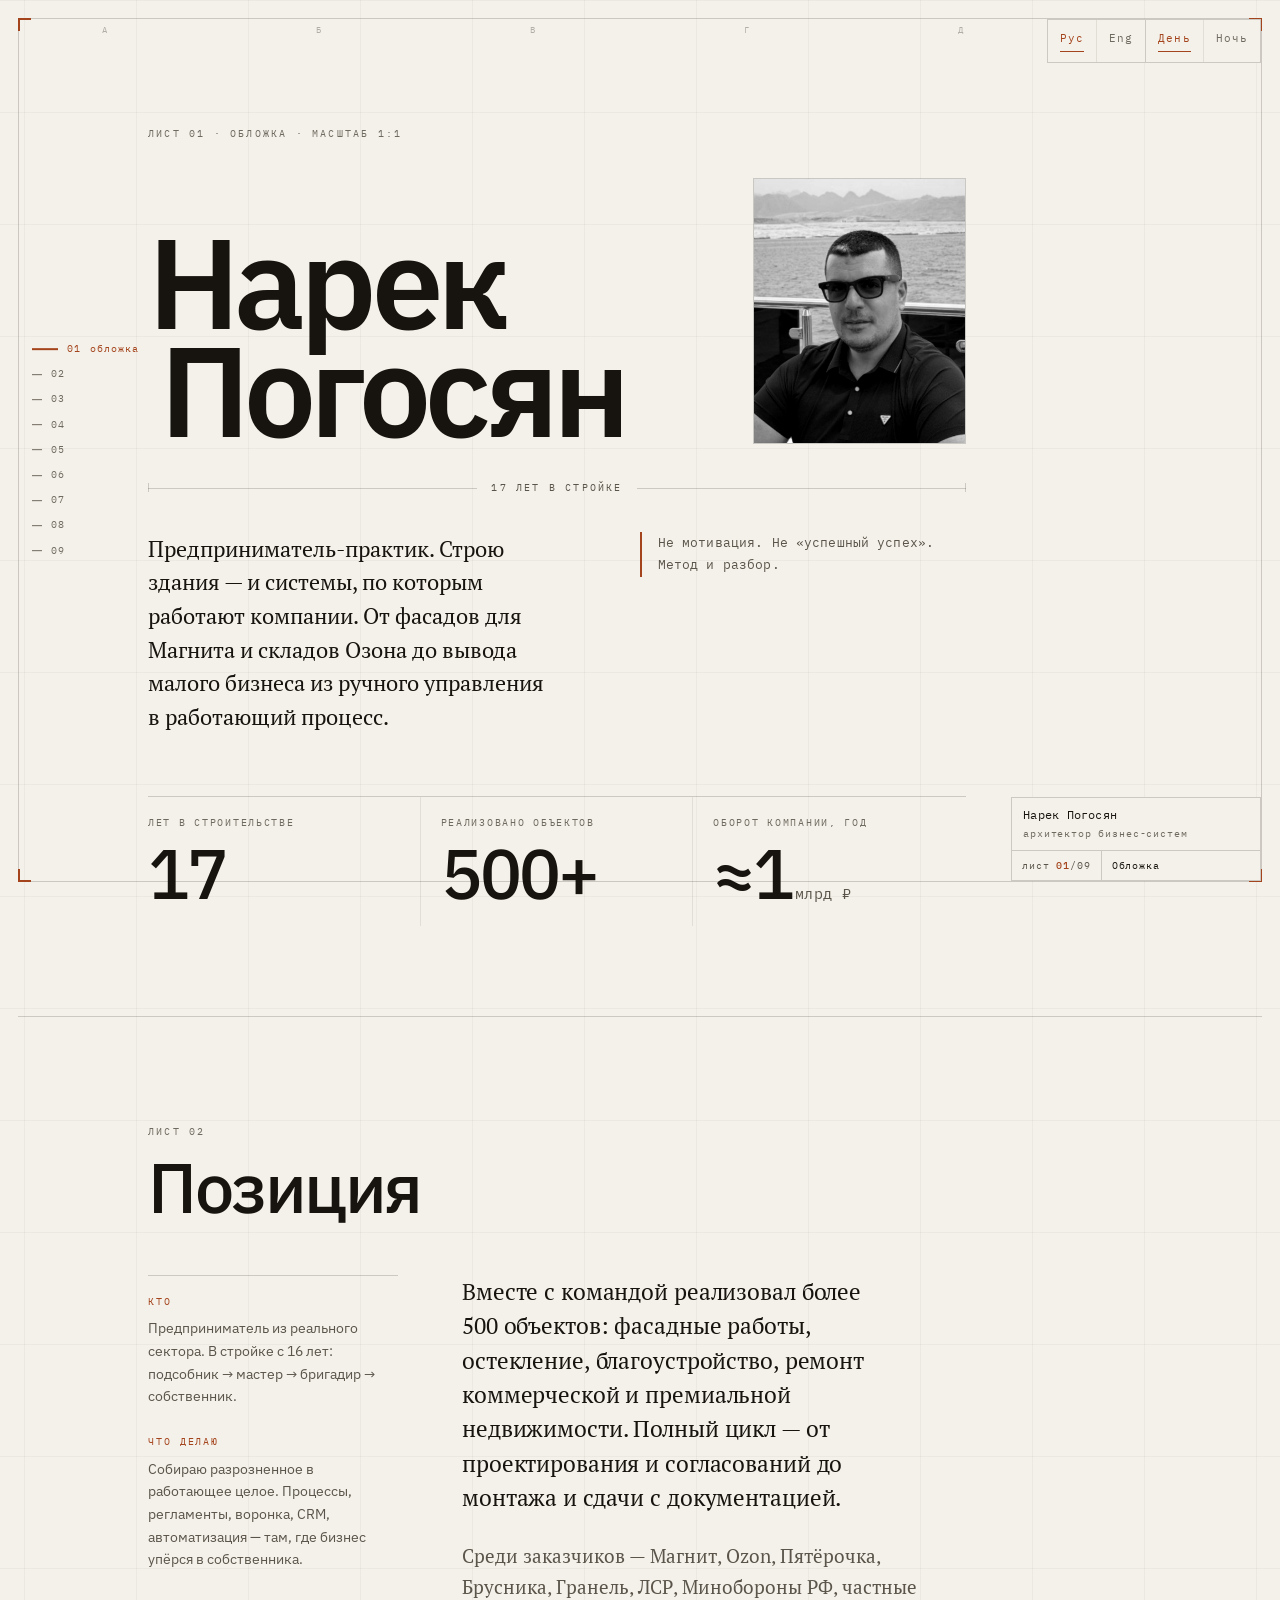
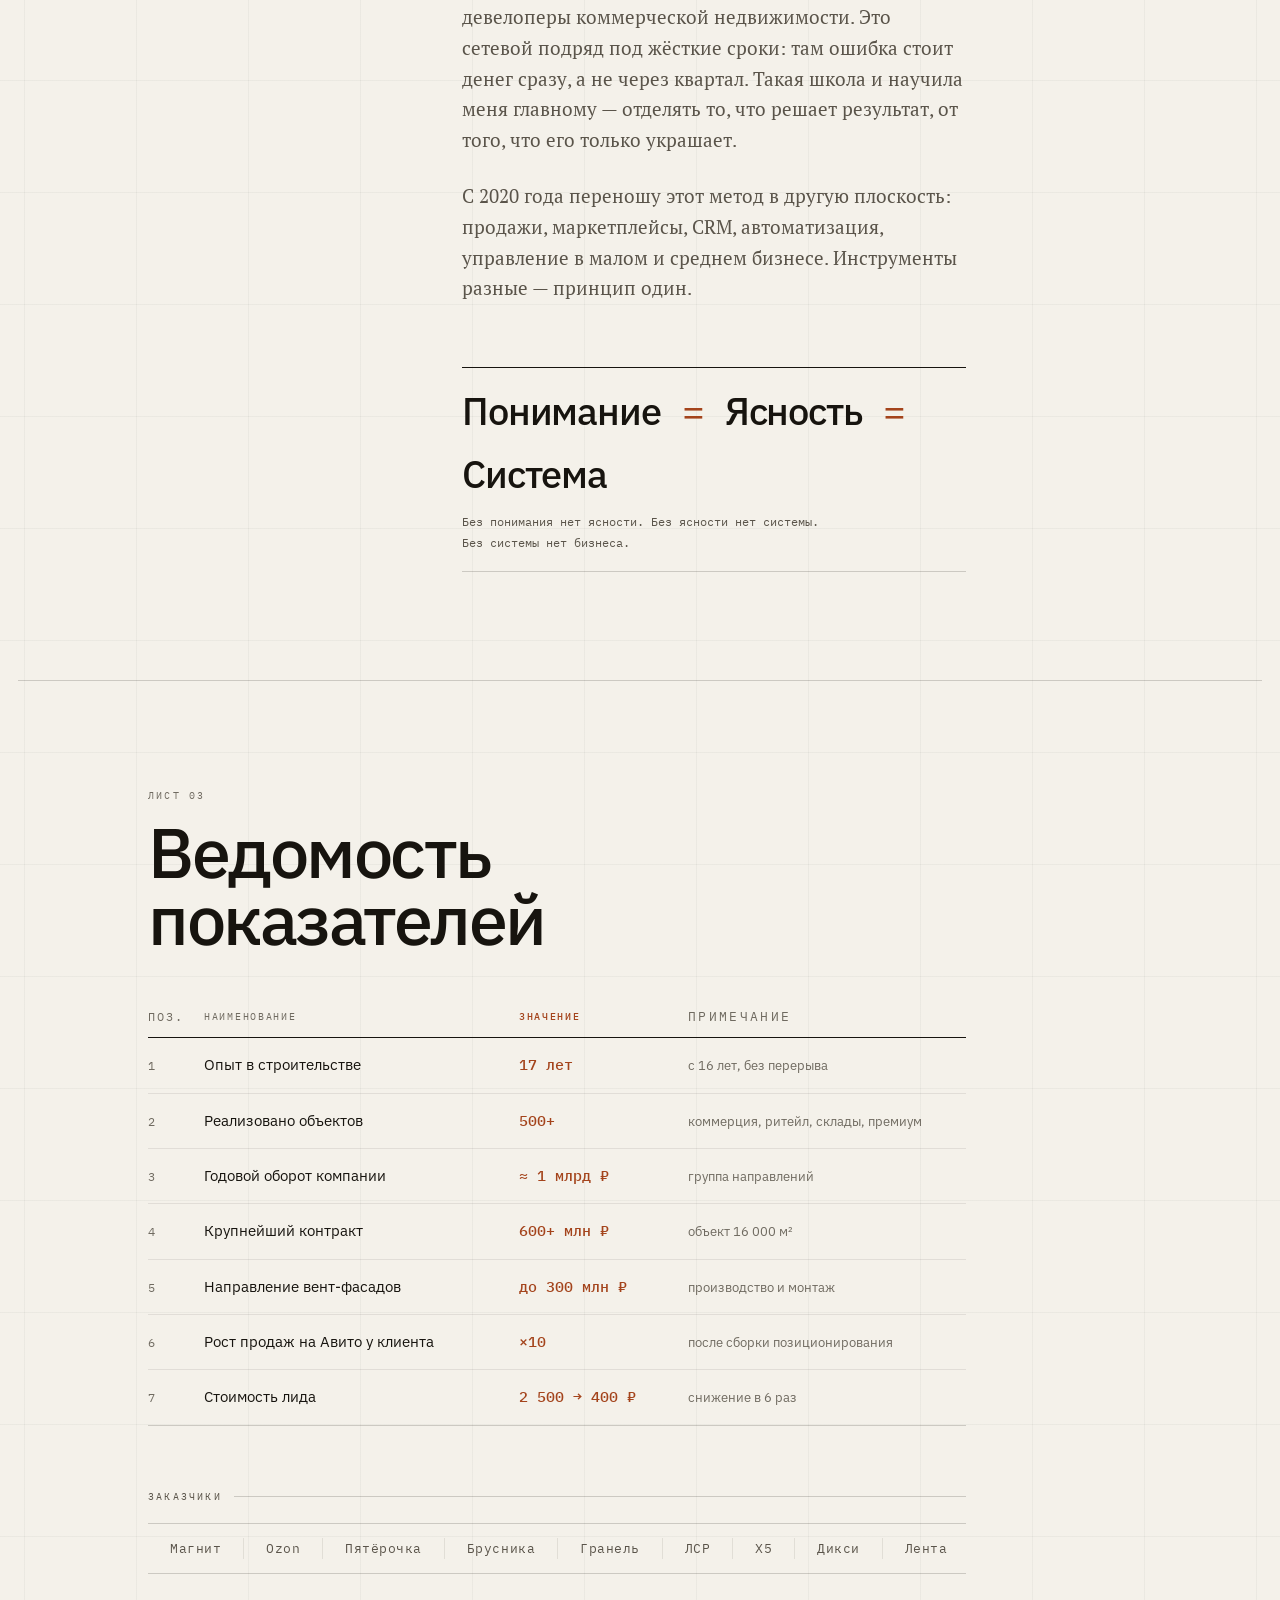
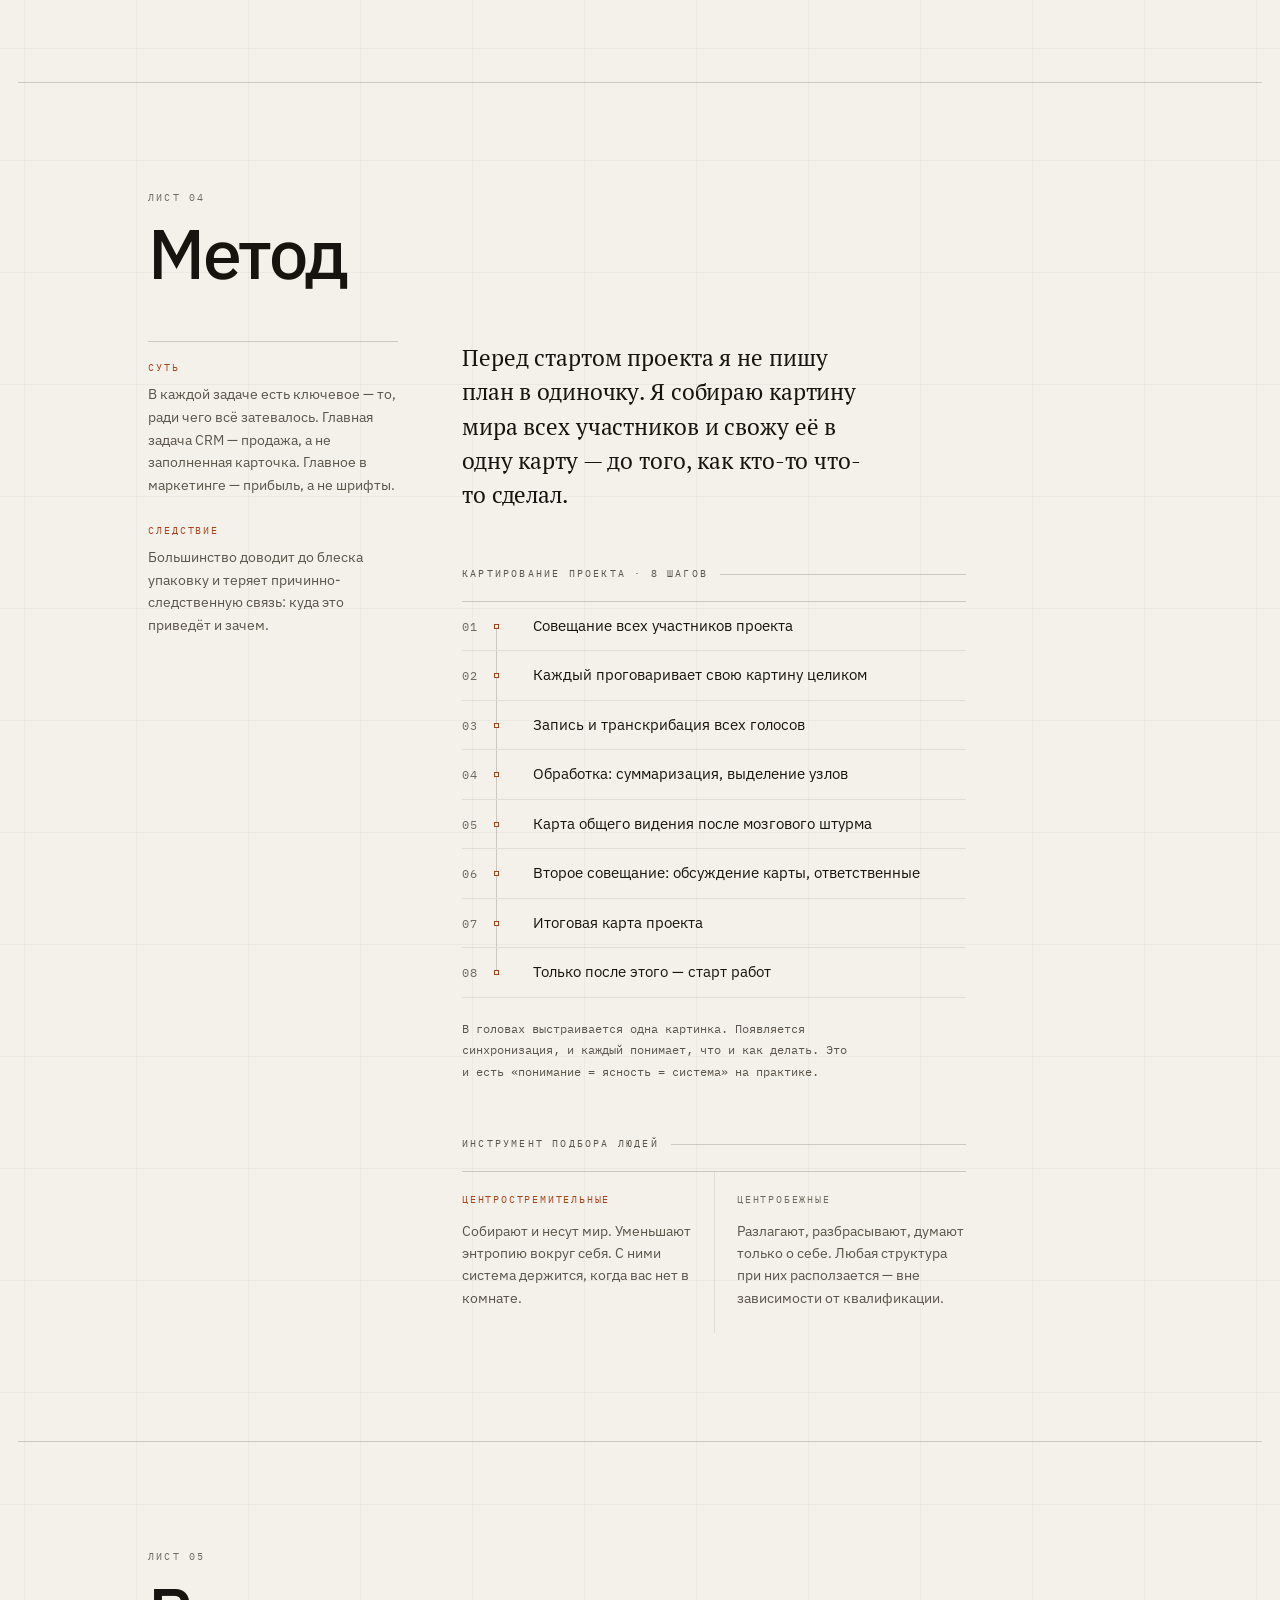
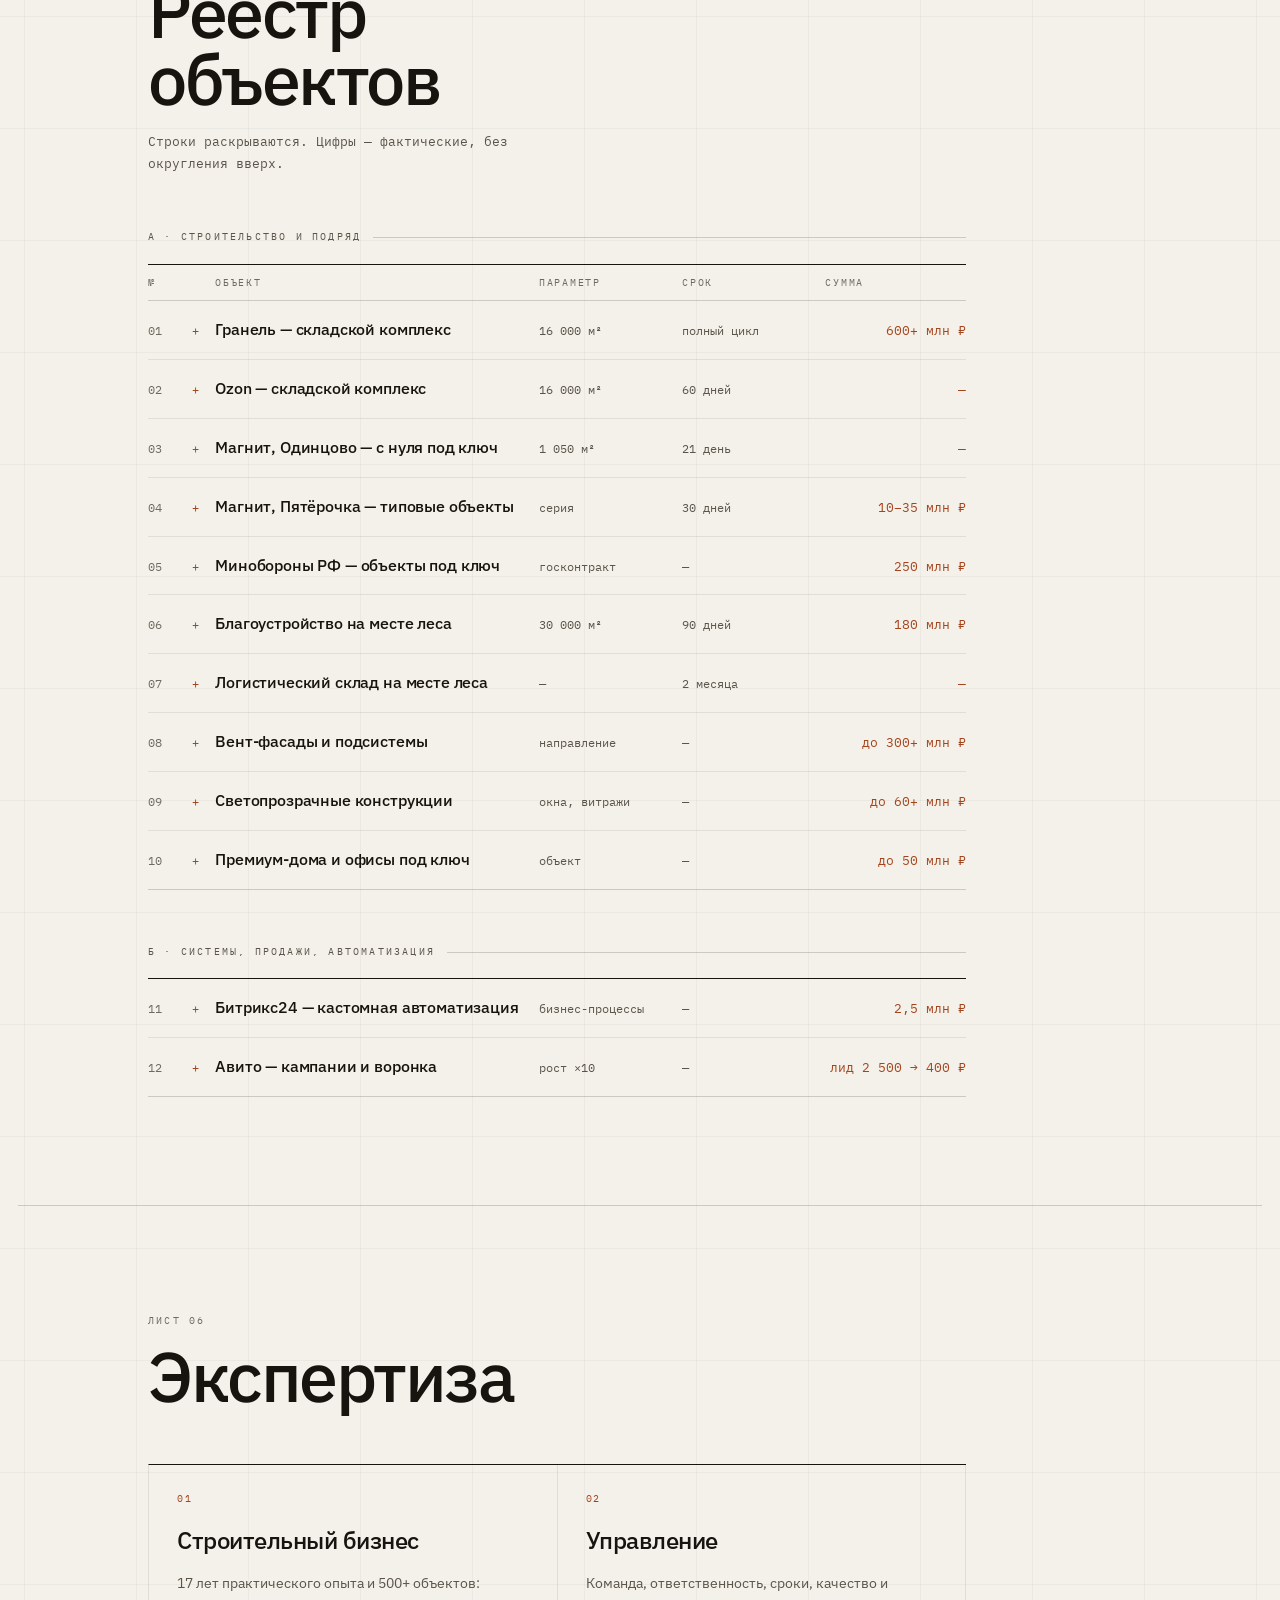
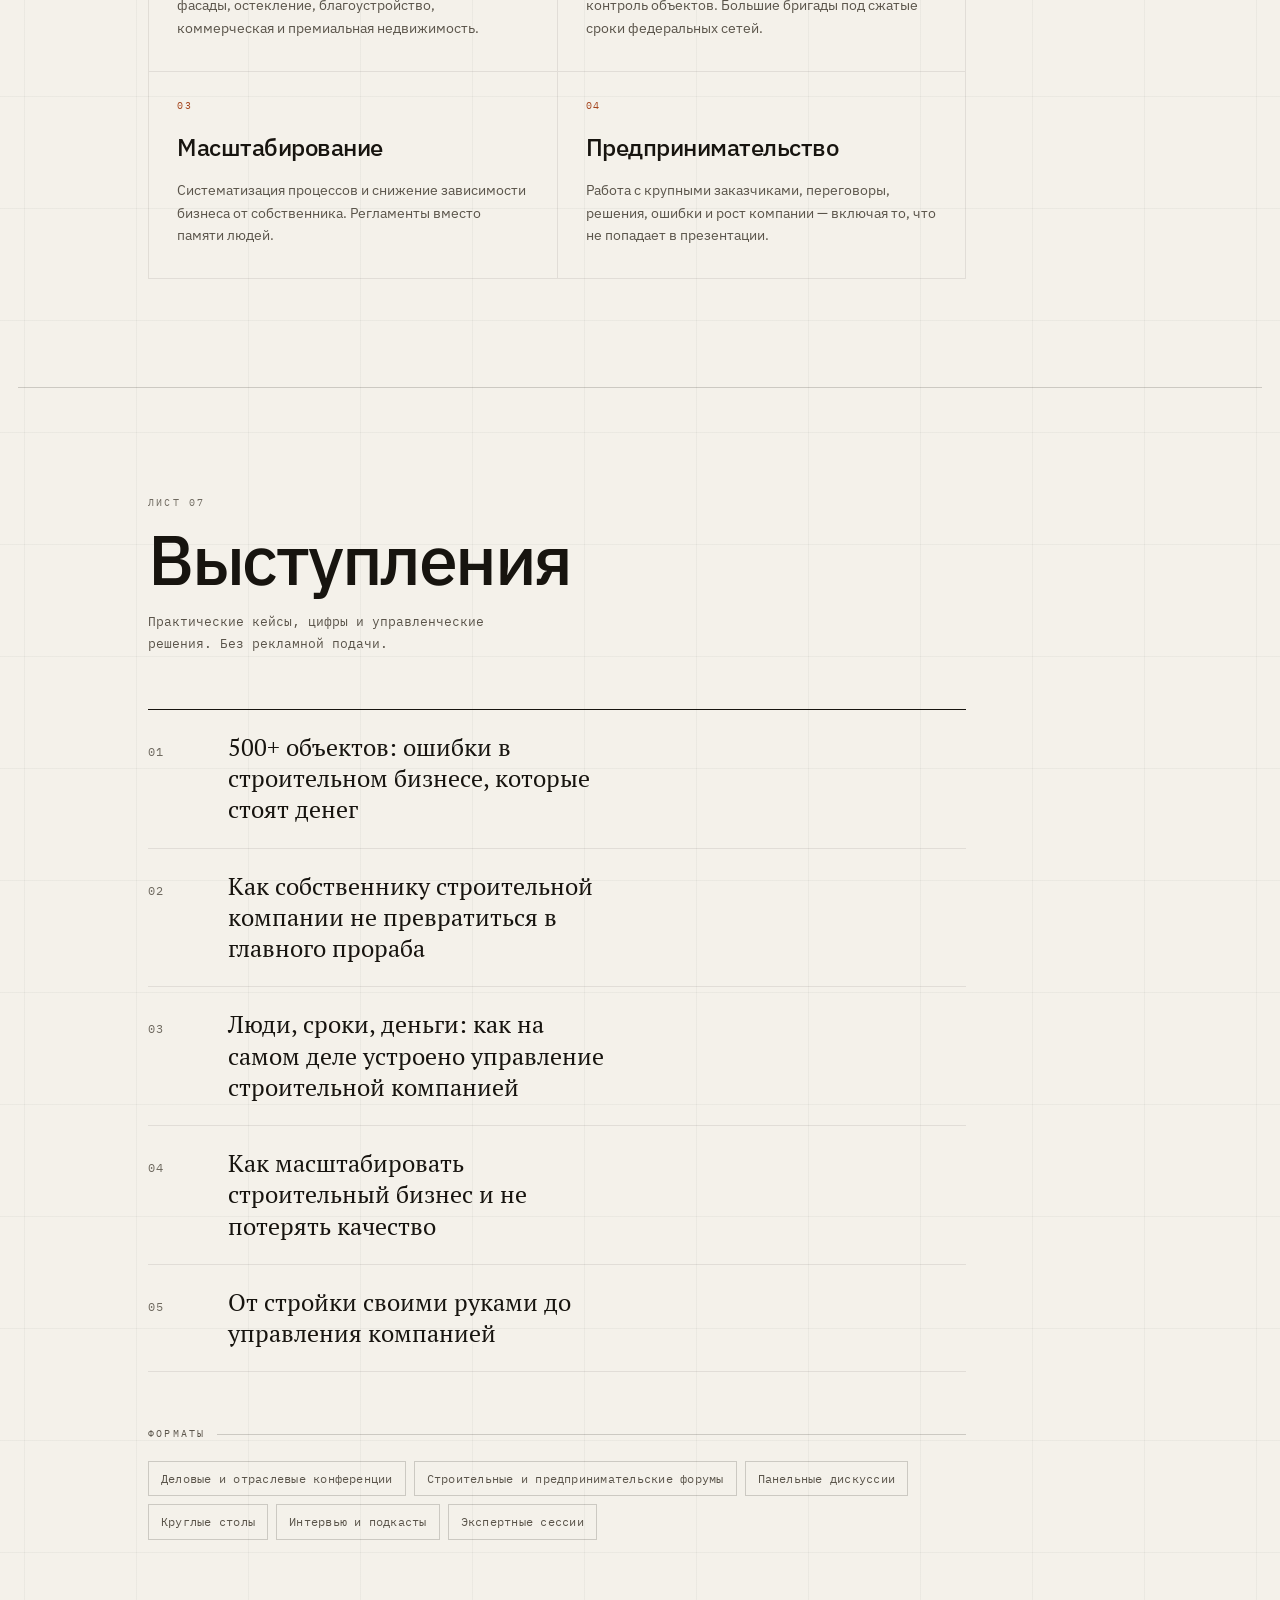
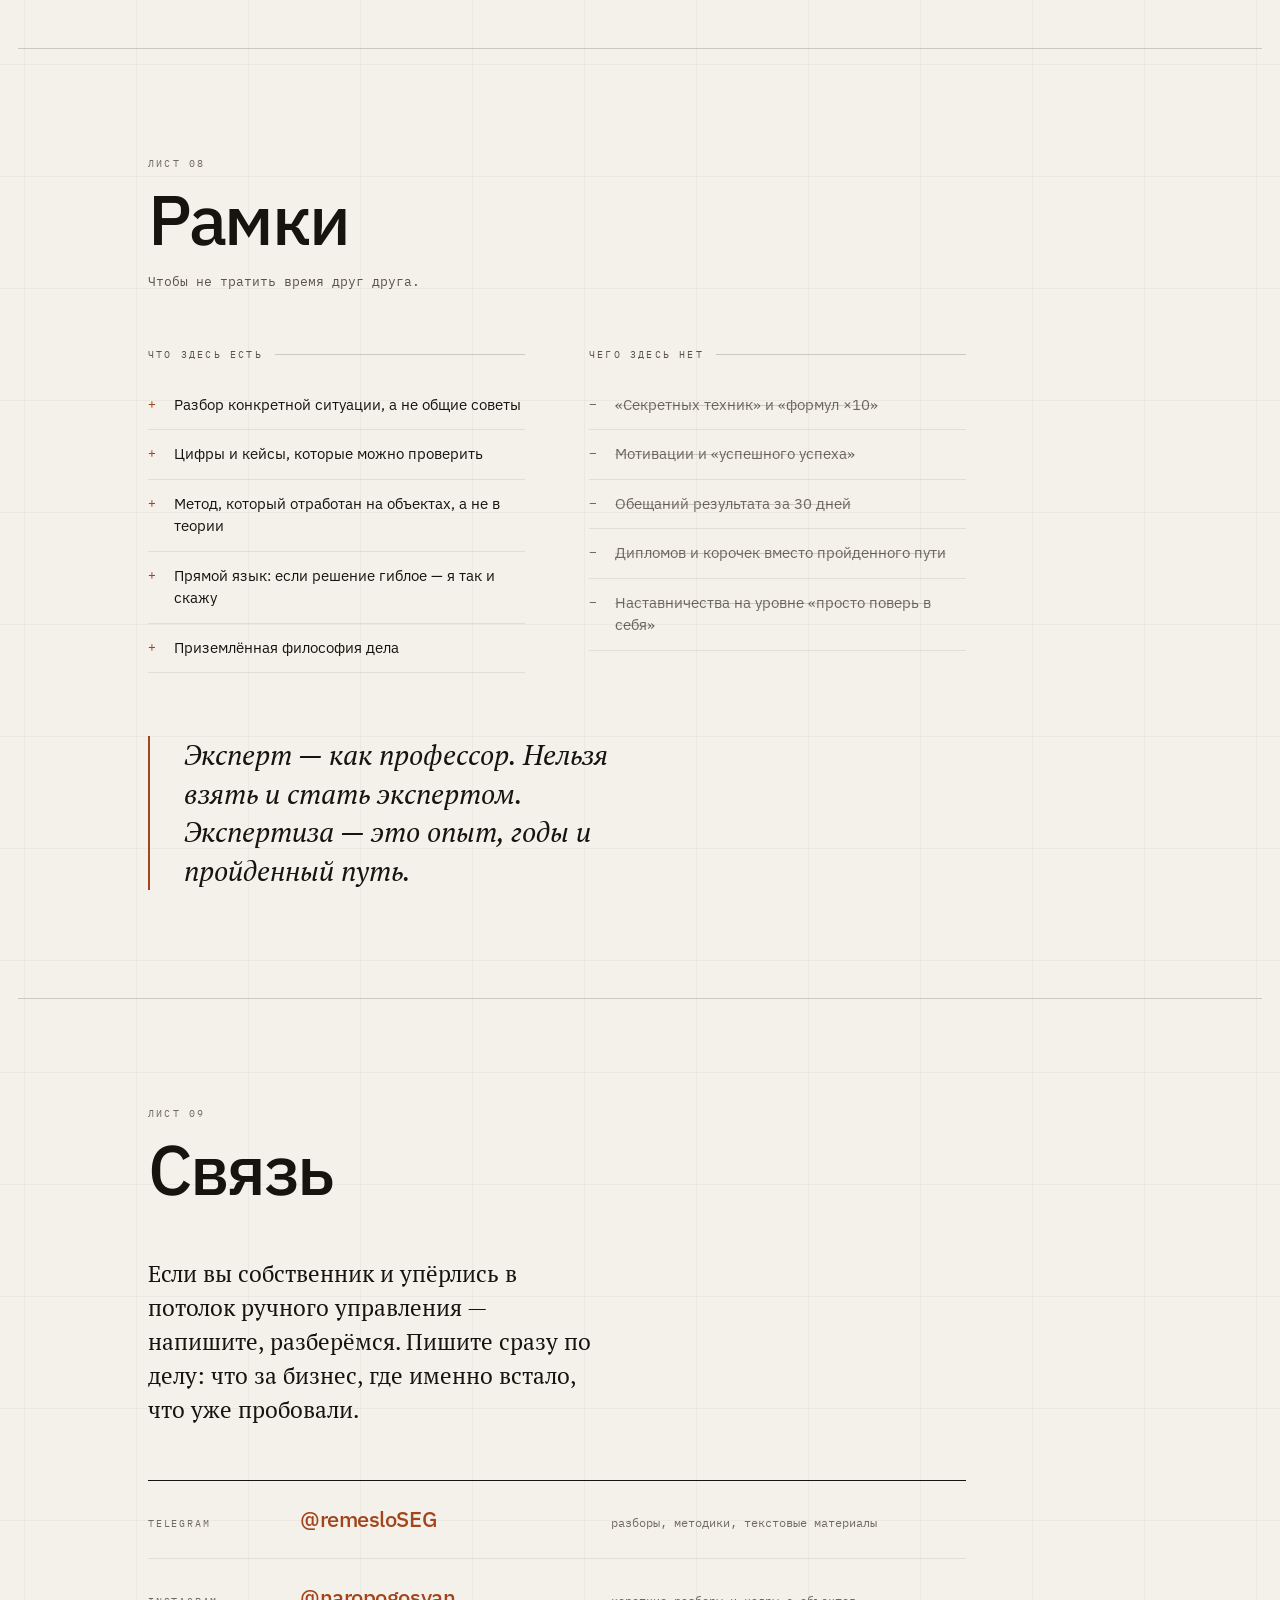
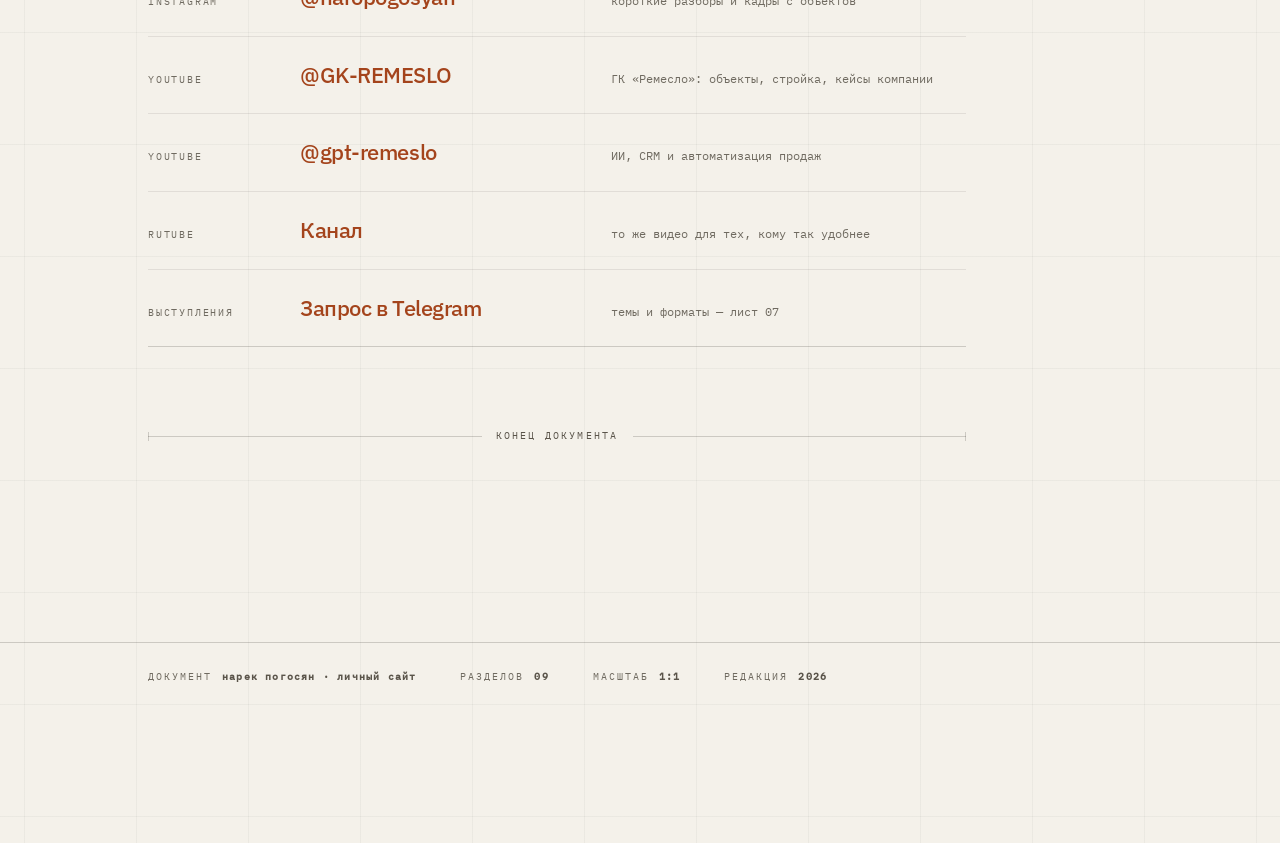
<file: public/index.html>
<!DOCTYPE html>
<html lang="ru">
<head>
<meta charset="utf-8">
<meta name="viewport" content="width=device-width, initial-scale=1, viewport-fit=cover">

<title>Нарек Погосян — предприниматель, архитектор бизнес-систем</title>
<meta name="description" content="17 лет в строительстве, 500+ объектов, оборот компании около миллиарда рублей. Заказчики: Магнит, Ozon, Пятёрочка, Брусника, ЛСР, Минобороны. Метод и разбор вместо мотивации.">

<!-- Адрес сайта пока не зафиксирован. Когда домен будет известен,
     раскомментируйте обе строки и подставьте его. Пустой canonical
     хуже отсутствующего, поэтому тут его нет.
<link rel="canonical" href="https://ДОМЕН/">
<meta property="og:url" content="https://ДОМЕН/">
-->
<meta name="theme-color" content="#f4f1ea" media="(prefers-color-scheme: light)">
<meta name="theme-color" content="#121110" media="(prefers-color-scheme: dark)">
<meta name="color-scheme" content="light dark">
<meta name="format-detection" content="telephone=no">

<meta property="og:type" content="profile">
<meta property="og:site_name" content="Нарек Погосян">
<meta property="og:title" content="Нарек Погосян — предприниматель, архитектор бизнес-систем">
<meta property="og:description" content="17 лет в стройке. 500+ объектов. От Магнитов и Озона до системных решений для малого и среднего бизнеса.">
<meta property="og:locale" content="ru_RU">
<meta name="twitter:card" content="summary">

<link rel="icon" href="data:image/svg+xml,%3Csvg xmlns='http://www.w3.org/2000/svg' viewBox='0 0 32 32'%3E%3Crect width='32' height='32' fill='%23121110'/%3E%3Cpath d='M7 25V7h3l12 13V7h3v18h-3L10 12v13z' fill='%23d2703f'/%3E%3C/svg%3E">

<!-- Тема и язык ставятся до первой отрисовки, иначе страница мигнёт чужим
     цветом. Без этого скрипта разметка остаётся нейтральной, и тему берёт
     на себя медиазапрос prefers-color-scheme — сайт работает и без JS. -->
<script>
(function () {
  var d = document.documentElement;
  try {
    var t = localStorage.getItem('np-theme');
    if (t === 'light' || t === 'dark') d.setAttribute('data-theme', t);
  } catch (e) {}
  try {
    var q = new URLSearchParams(location.search).get('lang');
    var l = q || localStorage.getItem('np-lang');
    if (l === 'en') { d.lang = 'en'; d.setAttribute('data-lang', 'en'); }
  } catch (e) {}
}());
</script>

<link rel="preload" href="fonts/plex-sans-400-600-normal-cyrillic.woff2" as="font" type="font/woff2" crossorigin>
<link rel="preload" href="fonts/pt-serif-400-normal-cyrillic.woff2" as="font" type="font/woff2" crossorigin>
<link rel="preload" href="fonts/plex-mono-400-normal-cyrillic.woff2" as="font" type="font/woff2" crossorigin>
<link rel="stylesheet" href="css/fonts.css">
<link rel="stylesheet" href="css/style.css">
</head>

<body>
<a class="skip" href="#s01" data-i18n="skip">К содержанию</a>

<!-- Рамка листа: поля, угловые засечки и координатная сетка по краям -->
<div class="sheet-frame" aria-hidden="true">
  <div class="sf-border"></div>
  <b class="sf-corner tl"></b><b class="sf-corner tr"></b>
  <b class="sf-corner bl"></b><b class="sf-corner br"></b>
  <div class="sf-coords sf-cols" id="sfCols"><i>А</i><i>Б</i><i>В</i><i>Г</i><i>Д</i><i>Е</i></div>
  <div class="sf-coords sf-rows"><i>1</i><i>2</i><i>3</i><i>4</i></div>
</div>

<!-- Блок управления: язык и тема. Наверху справа, как поле примечаний
     на чертеже. Работает только при включённом JS, поэтому и вставляется
     скриптом — иначе висели бы мёртвые кнопки. -->
<div class="ctl" id="ctl" hidden>
  <div class="ctl-set" role="group" aria-label="Язык / Language">
    <button type="button" class="ctl-b" data-lang-set="ru" aria-pressed="true">Рус</button>
    <button type="button" class="ctl-b" data-lang-set="en" aria-pressed="false">Eng</button>
  </div>
  <div class="ctl-set" role="group" data-i18n-aria="ctl.theme" aria-label="Тема оформления">
    <button type="button" class="ctl-b" data-theme-set="light" aria-pressed="true" data-i18n="ctl.light">День</button>
    <button type="button" class="ctl-b" data-theme-set="dark" aria-pressed="false" data-i18n="ctl.dark">Ночь</button>
  </div>
</div>

<!-- Корешок с номерами листов -->
<nav class="rail" data-i18n-aria="rail.label" aria-label="Разделы">
  <ol>
    <li><a href="#s01" data-rail="01"><b>01</b><span data-i18n="s01.name">Обложка</span></a></li>
    <li><a href="#s02" data-rail="02"><b>02</b><span data-i18n="s02.name">Позиция</span></a></li>
    <li><a href="#s03" data-rail="03"><b>03</b><span data-i18n="s03.name">Ведомость</span></a></li>
    <li><a href="#s04" data-rail="04"><b>04</b><span data-i18n="s04.name">Метод</span></a></li>
    <li><a href="#s05" data-rail="05"><b>05</b><span data-i18n="s05.name">Реестр объектов</span></a></li>
    <li><a href="#s06" data-rail="06"><b>06</b><span data-i18n="s06.name">Экспертиза</span></a></li>
    <li><a href="#s07" data-rail="07"><b>07</b><span data-i18n="s07.name">Выступления</span></a></li>
    <li><a href="#s08" data-rail="08"><b>08</b><span data-i18n="s08.name">Рамки</span></a></li>
    <li><a href="#s09" data-rail="09"><b>09</b><span data-i18n="s09.name">Связь</span></a></li>
  </ol>
</nav>

<!-- Штамп -->
<div class="stamp">
  <div class="st-row st-name">
    <span class="st-who" data-i18n="who">Нарек Погосян</span>
    <span class="st-role" data-i18n="role">архитектор бизнес-систем</span>
  </div>
  <div class="st-row st-meta">
    <span class="st-sheet"><span data-i18n="sheet">лист</span> <b id="stampNum">01</b>/09</span>
    <span class="st-title" id="stampTitle">Обложка</span>
  </div>
</div>

<main>

<!-- ═══ 01 ═══════════════════════════════════════════ -->
<section id="s01" class="sec sec-cover" data-num="01" data-title-key="s01.name">
  <div class="wrap">
    <p class="tag" data-i18n="s01.tag">Лист 01 · Обложка · масштаб 1:1</p>

    <div class="cover-top">
      <h1 class="name">
        <span data-i18n="first">Нарек</span>
        <span data-i18n="last">Погосян</span>
      </h1>

      <figure class="portrait">
        <img src="img/portret.jpg" data-i18n-alt="who" alt="Нарек Погосян" width="760" height="950"
             fetchpriority="high" decoding="async">
      </figure>
    </div>

    <div class="dim" role="presentation"><span data-i18n="s01.dim">17 лет в стройке</span></div>

    <div class="cover-grid">
      <p class="lede" data-i18n="s01.lede">
        Предприниматель-практик. Строю здания — и системы,
        по которым работают компании. От фасадов для Магнита
        и складов Озона до вывода малого бизнеса из ручного
        управления в работающий процесс.
      </p>
      <p class="lede-note" data-i18n-html="s01.note">
        Не мотивация. Не «успешный успех».<br>
        Метод и разбор.
      </p>
    </div>

    <dl class="facts">
      <div><dt data-i18n="s01.f1">Лет в строительстве</dt><dd><b>17</b></dd></div>
      <div><dt data-i18n="s01.f2">Реализовано объектов</dt><dd><b>500+</b></dd></div>
      <div><dt data-i18n="s01.f3">Оборот компании, год</dt><dd><b>≈1</b><i data-i18n="unit.bn">млрд&nbsp;₽</i></dd></div>
    </dl>
  </div>
</section>

<!-- ═══ 02 ═══════════════════════════════════════════ -->
<section id="s02" class="sec" data-num="02" data-title-key="s02.name">
  <div class="wrap">
    <header class="sec-head">
      <p class="tag"><span data-i18n="sheet.c">Лист</span> 02</p>
      <h2 data-i18n="s02.name">Позиция</h2>
    </header>

    <div class="two-col">
      <div class="col-side">
        <p class="side-label" data-i18n="s02.l1">Кто</p>
        <p class="side-note" data-i18n="s02.n1">
          Предприниматель из реального сектора.
          В стройке с 16 лет: подсобник → мастер →
          бригадир → собственник.
        </p>
        <p class="side-label" data-i18n="s02.l2">Что делаю</p>
        <p class="side-note" data-i18n="s02.n2">
          Собираю разрозненное в работающее целое.
          Процессы, регламенты, воронка, CRM,
          автоматизация — там, где бизнес упёрся
          в собственника.
        </p>
      </div>

      <div class="col-main">
        <p class="prose-lead" data-i18n="s02.p1">
          Вместе с командой реализовал более 500 объектов: фасадные работы,
          остекление, благоустройство, ремонт коммерческой и премиальной
          недвижимости. Полный цикл — от проектирования и согласований
          до монтажа и сдачи с документацией.
        </p>
        <p class="prose" data-i18n="s02.p2">
          Среди заказчиков — Магнит, Ozon, Пятёрочка, Брусника, Гранель, ЛСР,
          Минобороны РФ, частные девелоперы коммерческой недвижимости.
          Это сетевой подряд под жёсткие сроки: там ошибка стоит денег сразу,
          а не через квартал. Такая школа и научила меня главному —
          отделять то, что решает результат, от того, что его только украшает.
        </p>
        <p class="prose" data-i18n="s02.p3">
          С 2020 года переношу этот метод в другую плоскость: продажи,
          маркетплейсы, CRM, автоматизация, управление в малом и среднем
          бизнесе. Инструменты разные — принцип один.
        </p>

        <!-- Кадр с объекта. Положите файл в img/ и раскомментируйте:
        <figure class="shot">
          <img src="img/obj.jpg" alt="Объект в работе" width="1200" height="1500" loading="lazy" decoding="async">
          <figcaption>Подпись: объект, город, год</figcaption>
        </figure>
        -->

        <figure class="formula">
          <div class="fx">
            <span data-i18n="fx1">Понимание</span><em>=</em><span data-i18n="fx2">Ясность</span><em>=</em><span data-i18n="fx3">Система</span>
          </div>
          <figcaption data-i18n="s02.fxc">Без понимания нет ясности. Без ясности нет системы. Без системы нет бизнеса.</figcaption>
        </figure>
      </div>
    </div>
  </div>
</section>

<!-- ═══ 03 ═══════════════════════════════════════════ -->
<section id="s03" class="sec" data-num="03" data-title-key="s03.name">
  <div class="wrap">
    <header class="sec-head">
      <p class="tag"><span data-i18n="sheet.c">Лист</span> 03</p>
      <h2 data-i18n-html="s03.h">Ведомость<br>показателей</h2>
    </header>

    <table class="ved">
      <caption class="vis-hidden" data-i18n="s03.cap">Ключевые показатели практики</caption>
      <thead>
        <tr>
          <th scope="col" class="c-pos" data-i18n="th.pos">Поз.</th>
          <th scope="col" data-i18n="th.item">Наименование</th>
          <th scope="col" class="c-val" data-i18n="th.val">Значение</th>
          <th scope="col" class="c-note" data-i18n="th.note">Примечание</th>
        </tr>
      </thead>
      <tbody>
        <tr><td class="c-pos">1</td><td data-i18n="v1">Опыт в строительстве</td><td class="c-val" data-i18n="v1v">17 лет</td><td class="c-note" data-i18n="v1n">с 16 лет, без перерыва</td></tr>
        <tr><td class="c-pos">2</td><td data-i18n="v2">Реализовано объектов</td><td class="c-val">500+</td><td class="c-note" data-i18n="v2n">коммерция, ритейл, склады, премиум</td></tr>
        <tr><td class="c-pos">3</td><td data-i18n="v3">Годовой оборот компании</td><td class="c-val" data-i18n="v3v">≈ 1 млрд ₽</td><td class="c-note" data-i18n="v3n">группа направлений</td></tr>
        <tr><td class="c-pos">4</td><td data-i18n="v4">Крупнейший контракт</td><td class="c-val" data-i18n="v4v">600+ млн ₽</td><td class="c-note" data-i18n="v4n">объект 16 000 м²</td></tr>
        <tr><td class="c-pos">5</td><td data-i18n="v5">Направление вент-фасадов</td><td class="c-val" data-i18n="v5v">до 300 млн ₽</td><td class="c-note" data-i18n="v5n">производство и монтаж</td></tr>
        <tr><td class="c-pos">6</td><td data-i18n="v6">Рост продаж на Авито у клиента</td><td class="c-val">×10</td><td class="c-note" data-i18n="v6n">после сборки позиционирования</td></tr>
        <tr><td class="c-pos">7</td><td data-i18n="v7">Стоимость лида</td><td class="c-val">2 500 → 400 ₽</td><td class="c-note" data-i18n="v7n">снижение в 6 раз</td></tr>
      </tbody>
    </table>

    <div class="ticker" data-i18n-aria="s03.clients" aria-label="Заказчики">
      <p class="tag tag-inline" data-i18n="s03.clients">Заказчики</p>
      <div class="tick-view">
        <div class="tick-row">
          <span data-i18n="br.magnit">Магнит</span><span>Ozon</span><span data-i18n="br.pyat">Пятёрочка</span><span data-i18n="br.brus">Брусника</span><span data-i18n="br.granel">Гранель</span><span data-i18n="br.lsr">ЛСР</span><span>X5</span><span data-i18n="br.dixy">Дикси</span><span data-i18n="br.lenta">Лента</span><span data-i18n="br.da">ДА!</span><span data-i18n="mod">Минобороны&nbsp;РФ</span><span data-i18n="devs">частные девелоперы</span>
          <span aria-hidden="true" data-i18n="br.magnit">Магнит</span><span aria-hidden="true">Ozon</span><span aria-hidden="true" data-i18n="br.pyat">Пятёрочка</span><span aria-hidden="true" data-i18n="br.brus">Брусника</span><span aria-hidden="true" data-i18n="br.granel">Гранель</span><span aria-hidden="true" data-i18n="br.lsr">ЛСР</span><span aria-hidden="true">X5</span><span aria-hidden="true" data-i18n="br.dixy">Дикси</span><span aria-hidden="true" data-i18n="br.lenta">Лента</span><span aria-hidden="true" data-i18n="br.da">ДА!</span><span aria-hidden="true" data-i18n="mod">Минобороны&nbsp;РФ</span><span aria-hidden="true" data-i18n="devs">частные девелоперы</span>
        </div>
      </div>
    </div>
  </div>
</section>

<!-- ═══ 04 ═══════════════════════════════════════════ -->
<section id="s04" class="sec" data-num="04" data-title-key="s04.name">
  <div class="wrap">
    <header class="sec-head">
      <p class="tag"><span data-i18n="sheet.c">Лист</span> 04</p>
      <h2 data-i18n="s04.name">Метод</h2>
    </header>

    <div class="two-col">
      <div class="col-side">
        <p class="side-label" data-i18n="s04.l1">Суть</p>
        <p class="side-note" data-i18n="s04.n1">
          В каждой задаче есть ключевое — то, ради чего
          всё затевалось. Главная задача CRM — продажа,
          а не заполненная карточка. Главное в маркетинге —
          прибыль, а не шрифты.
        </p>
        <p class="side-label" data-i18n="s04.l2">Следствие</p>
        <p class="side-note" data-i18n="s04.n2">
          Большинство доводит до блеска упаковку и теряет
          причинно-следственную связь: куда это приведёт
          и зачем.
        </p>
      </div>

      <div class="col-main">
        <p class="prose-lead" data-i18n="s04.p1">
          Перед стартом проекта я не пишу план в одиночку. Я собираю картину
          мира всех участников и свожу её в одну карту — до того, как кто-то
          что-то сделал.
        </p>

        <p class="tag tag-inline mt" data-i18n="s04.steps">Картирование проекта · 8 шагов</p>
        <ol class="steps">
          <li><b>01</b><span data-i18n="st1">Совещание всех участников проекта</span></li>
          <li><b>02</b><span data-i18n="st2">Каждый проговаривает свою картину целиком</span></li>
          <li><b>03</b><span data-i18n="st3">Запись и транскрибация всех голосов</span></li>
          <li><b>04</b><span data-i18n="st4">Обработка: суммаризация, выделение узлов</span></li>
          <li><b>05</b><span data-i18n="st5">Карта общего видения после мозгового штурма</span></li>
          <li><b>06</b><span data-i18n="st6">Второе совещание: обсуждение карты, ответственные</span></li>
          <li><b>07</b><span data-i18n="st7">Итоговая карта проекта</span></li>
          <li><b>08</b><span data-i18n="st8">Только после этого — старт работ</span></li>
        </ol>
        <p class="steps-note" data-i18n="s04.sn">
          В головах выстраивается одна картинка. Появляется синхронизация,
          и каждый понимает, что и как делать. Это и есть «понимание = ясность =
          система» на практике.
        </p>

        <p class="tag tag-inline mt" data-i18n="s04.people">Инструмент подбора людей</p>
        <div class="vs">
          <div class="vs-col vs-plus">
            <p class="vs-h" data-i18n="s04.in">Центростремительные</p>
            <p data-i18n="s04.inp">Собирают и несут мир. Уменьшают энтропию вокруг себя. С ними система держится, когда вас нет в комнате.</p>
          </div>
          <div class="vs-col vs-minus">
            <p class="vs-h" data-i18n="s04.out">Центробежные</p>
            <p data-i18n="s04.outp">Разлагают, разбрасывают, думают только о себе. Любая структура при них расползается — вне зависимости от квалификации.</p>
          </div>
        </div>
      </div>
    </div>
  </div>
</section>

<!-- ═══ 05 ═══════════════════════════════════════════ -->
<section id="s05" class="sec" data-num="05" data-title-key="s05.name">
  <div class="wrap">
    <header class="sec-head">
      <p class="tag"><span data-i18n="sheet.c">Лист</span> 05</p>
      <h2 data-i18n-html="s05.h">Реестр<br>объектов</h2>
      <p class="sec-sub" data-i18n="s05.sub">Строки раскрываются. Цифры — фактические, без округления вверх.</p>
    </header>

    <p class="tag tag-inline" data-i18n="s05.ga">А · Строительство и подряд</p>
    <div class="reg" id="reg1">
      <div class="reg-head" aria-hidden="true">
        <span class="r-n">№</span><span class="r-o" data-i18n="th.obj">Объект</span><span class="r-p" data-i18n="th.par">Параметр</span><span class="r-t" data-i18n="th.time">Срок</span><span class="r-s" data-i18n="th.sum">Сумма</span>
      </div>

      <details class="reg-row">
        <summary><span class="r-n">01</span><span class="r-o" data-i18n="o1">Гранель — складской комплекс</span><span class="r-p">16 000 м²</span><span class="r-t" data-i18n="o1t">полный цикл</span><span class="r-s" data-i18n="o1s">600+ млн ₽</span></summary>
        <div class="reg-body"><p data-i18n="o1d">Крупнейший контракт в практике. Полный цикл: от проектирования и согласований до монтажа и сдачи с исполнительной документацией.</p></div>
      </details>

      <details class="reg-row">
        <summary><span class="r-n">02</span><span class="r-o" data-i18n="o2">Ozon — складской комплекс</span><span class="r-p">16 000 м²</span><span class="r-t" data-i18n="o2t">60 дней</span><span class="r-s is-empty">—</span></summary>
        <div class="reg-body"><p data-i18n="o2d">Зима. Готового проекта на старте нет. 120 человек в две смены. Проектные решения принимались параллельно с производством работ.</p></div>
      </details>

      <details class="reg-row">
        <summary><span class="r-n">03</span><span class="r-o" data-i18n="o3">Магнит, Одинцово — с нуля под ключ</span><span class="r-p">1 050 м²</span><span class="r-t" data-i18n="o3t">21 день</span><span class="r-s is-empty">—</span></summary>
        <div class="reg-body"><p data-i18n="o3d">60+ человек на объекте одновременно. Показательный кейс по плотности управления: весь смысл — в расстановке людей и очерёдности работ.</p></div>
      </details>

      <details class="reg-row">
        <summary><span class="r-n">04</span><span class="r-o" data-i18n="o4">Магнит, Пятёрочка — типовые объекты</span><span class="r-p" data-i18n="o4p">серия</span><span class="r-t" data-i18n="o4t">30 дней</span><span class="r-s" data-i18n="o4s">10–35 млн ₽</span></summary>
        <div class="reg-body"><p data-i18n="o4d">Поток типовых объектов под ключ в сроки федеральной сети. Здесь выигрывает не героизм, а повторяемый регламент.</p></div>
      </details>

      <details class="reg-row">
        <summary><span class="r-n">05</span><span class="r-o" data-i18n="o5">Минобороны РФ — объекты под ключ</span><span class="r-p" data-i18n="o5p">госконтракт</span><span class="r-t is-empty">—</span><span class="r-s" data-i18n="o5s">250 млн ₽</span></summary>
        <div class="reg-body"><p data-i18n="o5d">Отдельный уровень требований к документации, допускам и дисциплине сроков.</p></div>
      </details>

      <details class="reg-row">
        <summary><span class="r-n">06</span><span class="r-o" data-i18n="o6">Благоустройство на месте леса</span><span class="r-p">30 000 м²</span><span class="r-t" data-i18n="o6t">90 дней</span><span class="r-s" data-i18n="o6s">180 млн ₽</span></summary>
        <div class="reg-body"><p data-i18n="o6d">Площадка с нуля: от расчистки до сдачи благоустроенной территории.</p></div>
      </details>

      <details class="reg-row">
        <summary><span class="r-n">07</span><span class="r-o" data-i18n="o7">Логистический склад на месте леса</span><span class="r-p is-empty">—</span><span class="r-t" data-i18n="o7t">2 месяца</span><span class="r-s is-empty">—</span></summary>
        <div class="reg-body"><p data-i18n="o7d">Две смены без выходных. Сроки держались за счёт заранее собранной карты проекта, а не за счёт авралов.</p></div>
      </details>

      <details class="reg-row">
        <summary><span class="r-n">08</span><span class="r-o" data-i18n="o8">Вент-фасады и подсистемы</span><span class="r-p" data-i18n="o8p">направление</span><span class="r-t is-empty">—</span><span class="r-s" data-i18n="o8s">до 300+ млн ₽</span></summary>
        <div class="reg-body"><p data-i18n="o8d">Собственное производство и монтаж. Рекомендованный поставщик федеральных сетей: качественное и дешёвое решение по оформлению фасадов забрало большую часть рынка.</p></div>
      </details>

      <details class="reg-row">
        <summary><span class="r-n">09</span><span class="r-o" data-i18n="o9">Светопрозрачные конструкции</span><span class="r-p" data-i18n="o9p">окна, витражи</span><span class="r-t is-empty">—</span><span class="r-s" data-i18n="o9s">до 60+ млн ₽</span></summary>
        <div class="reg-body"><p data-i18n="o9d">Остекление коммерческих и премиальных объектов.</p></div>
      </details>

      <details class="reg-row">
        <summary><span class="r-n">10</span><span class="r-o" data-i18n="o10">Премиум-дома и офисы под ключ</span><span class="r-p" data-i18n="o10p">объект</span><span class="r-t is-empty">—</span><span class="r-s" data-i18n="o10s">до 50 млн ₽</span></summary>
        <div class="reg-body"><p data-i18n="o10d">Частные заказчики, люкс-сегмент. Другой тип требований: не срок, а допуск по качеству.</p></div>
      </details>
    </div>

    <p class="tag tag-inline mt" data-i18n="s05.gb">Б · Системы, продажи, автоматизация</p>
    <div class="reg">
      <details class="reg-row">
        <summary><span class="r-n">11</span><span class="r-o" data-i18n="o11">Битрикс24 — кастомная автоматизация</span><span class="r-p" data-i18n="o11p">бизнес-процессы</span><span class="r-t is-empty">—</span><span class="r-s" data-i18n="o11s">2,5 млн ₽</span></summary>
        <div class="reg-body"><p data-i18n="o11d">Первый оформленный кейс по системному IT-консалтингу. CRM собиралась под методологию продаж, а не под красоту карточек.</p></div>
      </details>

      <details class="reg-row">
        <summary><span class="r-n">12</span><span class="r-o" data-i18n="o12">Авито — кампании и воронка</span><span class="r-p" data-i18n="o12p">рост ×10</span><span class="r-t is-empty">—</span><span class="r-s" data-i18n="o12s">лид 2 500 → 400 ₽</span></summary>
        <div class="reg-body"><p data-i18n="o12d">Четыре клиента: девелопер, подрядчик по благоустройству, продавец масел, продавец бытовой электроники. У всех четырёх сломано было одно и то же — позиционирование и JTBD. После пересборки продажи выросли, стоимость лида упала в шесть раз.</p></div>
      </details>
    </div>
  </div>
</section>

<!-- ═══ 06 ═══════════════════════════════════════════ -->
<section id="s06" class="sec" data-num="06" data-title-key="s06.name">
  <div class="wrap">
    <header class="sec-head">
      <p class="tag"><span data-i18n="sheet.c">Лист</span> 06</p>
      <h2 data-i18n="s06.name">Экспертиза</h2>
    </header>

    <div class="cells">
      <article class="cell"><p class="cell-n">01</p><h3 data-i18n="e1">Строительный бизнес</h3><p data-i18n="e1p">17 лет практического опыта и 500+ объектов: фасады, остекление, благоустройство, коммерческая и премиальная недвижимость.</p></article>
      <article class="cell"><p class="cell-n">02</p><h3 data-i18n="e2">Управление</h3><p data-i18n="e2p">Команда, ответственность, сроки, качество и контроль объектов. Большие бригады под сжатые сроки федеральных сетей.</p></article>
      <article class="cell"><p class="cell-n">03</p><h3 data-i18n="e3">Масштабирование</h3><p data-i18n="e3p">Систематизация процессов и снижение зависимости бизнеса от собственника. Регламенты вместо памяти людей.</p></article>
      <article class="cell"><p class="cell-n">04</p><h3 data-i18n="e4">Предпринимательство</h3><p data-i18n="e4p">Работа с крупными заказчиками, переговоры, решения, ошибки и рост компании — включая то, что не попадает в презентации.</p></article>
    </div>
  </div>
</section>

<!-- ═══ 07 ═══════════════════════════════════════════ -->
<section id="s07" class="sec" data-num="07" data-title-key="s07.name">
  <div class="wrap">
    <header class="sec-head">
      <p class="tag"><span data-i18n="sheet.c">Лист</span> 07</p>
      <h2 data-i18n="s07.name">Выступления</h2>
      <p class="sec-sub" data-i18n="s07.sub">Практические кейсы, цифры и управленческие решения. Без рекламной подачи.</p>
    </header>

    <ol class="topics">
      <li><b>01</b><p data-i18n="t1">500+ объектов: ошибки в строительном бизнесе, которые стоят денег</p></li>
      <li><b>02</b><p data-i18n="t2">Как собственнику строительной компании не превратиться в главного прораба</p></li>
      <li><b>03</b><p data-i18n="t3">Люди, сроки, деньги: как на самом деле устроено управление строительной компанией</p></li>
      <li><b>04</b><p data-i18n="t4">Как масштабировать строительный бизнес и не потерять качество</p></li>
      <li><b>05</b><p data-i18n="t5">От стройки своими руками до управления компанией</p></li>
    </ol>

    <div class="formats">
      <p class="tag tag-inline" data-i18n="s07.fmt">Форматы</p>
      <p class="fmt-list">
        <span data-i18n="f1">Деловые и отраслевые конференции</span>
        <span data-i18n="f2">Строительные и предпринимательские форумы</span>
        <span data-i18n="f3">Панельные дискуссии</span>
        <span data-i18n="f4">Круглые столы</span>
        <span data-i18n="f5">Интервью и подкасты</span>
        <span data-i18n="f6">Экспертные сессии</span>
      </p>
    </div>
  </div>
</section>

<!-- ═══ 08 ═══════════════════════════════════════════ -->
<section id="s08" class="sec" data-num="08" data-title-key="s08.name">
  <div class="wrap">
    <header class="sec-head">
      <p class="tag"><span data-i18n="sheet.c">Лист</span> 08</p>
      <h2 data-i18n="s08.name">Рамки</h2>
      <p class="sec-sub" data-i18n="s08.sub">Чтобы не тратить время друг друга.</p>
    </header>

    <div class="rules">
      <div class="rule-col">
        <p class="tag tag-inline" data-i18n="s08.yes">Что здесь есть</p>
        <ul class="yes">
          <li data-i18n="y1">Разбор конкретной ситуации, а не общие советы</li>
          <li data-i18n="y2">Цифры и кейсы, которые можно проверить</li>
          <li data-i18n="y3">Метод, который отработан на объектах, а не в теории</li>
          <li data-i18n="y4">Прямой язык: если решение гиблое — я так и скажу</li>
          <li data-i18n="y5">Приземлённая философия дела</li>
        </ul>
      </div>
      <div class="rule-col">
        <p class="tag tag-inline" data-i18n="s08.no">Чего здесь нет</p>
        <ul class="no">
          <li data-i18n="n1">«Секретных техник» и «формул ×10»</li>
          <li data-i18n="n2">Мотивации и «успешного успеха»</li>
          <li data-i18n="n3">Обещаний результата за 30 дней</li>
          <li data-i18n="n4">Дипломов и корочек вместо пройденного пути</li>
          <li data-i18n="n5">Наставничества на уровне «просто поверь в себя»</li>
        </ul>
      </div>
    </div>

    <blockquote class="pull">
      <p data-i18n="s08.q">Эксперт — как профессор. Нельзя взять и стать экспертом. Экспертиза — это опыт, годы и пройденный путь.</p>
    </blockquote>
  </div>
</section>

<!-- ═══ 09 ═══════════════════════════════════════════ -->
<section id="s09" class="sec sec-last" data-num="09" data-title-key="s09.name">
  <div class="wrap">
    <header class="sec-head">
      <p class="tag"><span data-i18n="sheet.c">Лист</span> 09</p>
      <h2 data-i18n="s09.name">Связь</h2>
    </header>

    <p class="contact-lead" data-i18n="s09.lead">
      Если вы собственник и упёрлись в потолок ручного управления —
      напишите, разберёмся. Пишите сразу по делу: что за бизнес,
      где именно встало, что уже пробовали.
    </p>

    <ul class="chan">
      <li>
        <span class="ch-k">Telegram</span>
        <a class="ch-v" href="https://t.me/remesloSEG" target="_blank" rel="me noopener">@remesloSEG</a>
        <span class="ch-n" data-i18n="c1">разборы, методики, текстовые материалы</span>
      </li>
      <li>
        <span class="ch-k">Instagram</span>
        <a class="ch-v" href="https://www.instagram.com/naropogosyan/" target="_blank" rel="me noopener">@naropogosyan</a>
        <span class="ch-n" data-i18n="c2">короткие разборы и кадры с объектов</span>
      </li>
      <li>
        <span class="ch-k">YouTube</span>
        <a class="ch-v" href="https://www.youtube.com/@GK-REMESLO" target="_blank" rel="noopener">@GK-REMESLO</a>
        <span class="ch-n" data-i18n="c3">ГК «Ремесло»: объекты, стройка, кейсы компании</span>
      </li>
      <li>
        <span class="ch-k">YouTube</span>
        <a class="ch-v" href="https://www.youtube.com/@gpt-remeslo" target="_blank" rel="noopener">@gpt-remeslo</a>
        <span class="ch-n" data-i18n="c4">ИИ, CRM и автоматизация продаж</span>
      </li>
      <li>
        <span class="ch-k">Rutube</span>
        <a class="ch-v" href="https://rutube.ru/channel/44218981/" target="_blank" rel="noopener" data-i18n="c5v">Канал</a>
        <span class="ch-n" data-i18n="c5">то же видео для тех, кому так удобнее</span>
      </li>
      <li>
        <span class="ch-k" data-i18n="s07.name">Выступления</span>
        <a class="ch-v" href="https://t.me/remesloSEG" target="_blank" rel="noopener" data-i18n="c6v">Запрос в Telegram</a>
        <span class="ch-n" data-i18n="c6">темы и форматы — лист 07</span>
      </li>
    </ul>

    <div class="dim dim-end" role="presentation"><span data-i18n="end">конец документа</span></div>
  </div>
</section>

</main>

<footer class="foot">
  <div class="wrap">
    <div class="foot-grid">
      <p><span data-i18n="ft1">Документ</span><b data-i18n="ft1v">Нарек Погосян · личный сайт</b></p>
      <p><span data-i18n="ft2">Разделов</span><b>09</b></p>
      <p><span data-i18n="ft3">Масштаб</span><b>1:1</b></p>
      <p><span data-i18n="ft4">Редакция</span><b>2026</b></p>
    </div>
  </div>
</footer>

<script src="js/i18n.js" defer></script>
<script src="js/main.js" defer></script>
</body>
</html>
</file>
<file: public/css/fonts.css>
/* Шрифты подключены локально — страница не обращается к сторонним серверам.
   IBM Plex Sans и IBM Plex Mono (IBM), PT Serif (ParaType).
   Все три — SIL Open Font License 1.1.
   Подмножества: кириллица и латиница. Файл собран скриптом, править вручную не нужно. */


@font-face {
  font-family: "IBM Plex Sans";
  font-style: normal;
  font-weight: 400 600;
  font-display: swap;
  src: url("../fonts/plex-sans-400-600-normal-cyrillic.woff2") format("woff2");
  unicode-range: U+0301, U+0400-045F, U+0490-0491, U+04B0-04B1, U+2116;
}

@font-face {
  font-family: "IBM Plex Sans";
  font-style: normal;
  font-weight: 400 600;
  font-display: swap;
  src: url("../fonts/plex-sans-400-600-normal-latin.woff2") format("woff2");
  unicode-range: U+0000-00FF, U+0131, U+0152-0153, U+02BB-02BC, U+02C6, U+02DA, U+02DC, U+0304, U+0308, U+0329, U+2000-206F, U+20AC, U+2122, U+2191, U+2193, U+2212, U+2215, U+FEFF, U+FFFD;
}

@font-face {
  font-family: "IBM Plex Mono";
  font-style: normal;
  font-weight: 400;
  font-display: swap;
  src: url("../fonts/plex-mono-400-normal-cyrillic.woff2") format("woff2");
  unicode-range: U+0301, U+0400-045F, U+0490-0491, U+04B0-04B1, U+2116;
}

@font-face {
  font-family: "IBM Plex Mono";
  font-style: normal;
  font-weight: 400;
  font-display: swap;
  src: url("../fonts/plex-mono-400-normal-latin.woff2") format("woff2");
  unicode-range: U+0000-00FF, U+0131, U+0152-0153, U+02BB-02BC, U+02C6, U+02DA, U+02DC, U+0304, U+0308, U+0329, U+2000-206F, U+20AC, U+2122, U+2191, U+2193, U+2212, U+2215, U+FEFF, U+FFFD;
}

@font-face {
  font-family: "IBM Plex Mono";
  font-style: normal;
  font-weight: 500;
  font-display: swap;
  src: url("../fonts/plex-mono-500-normal-cyrillic.woff2") format("woff2");
  unicode-range: U+0301, U+0400-045F, U+0490-0491, U+04B0-04B1, U+2116;
}

@font-face {
  font-family: "IBM Plex Mono";
  font-style: normal;
  font-weight: 500;
  font-display: swap;
  src: url("../fonts/plex-mono-500-normal-latin.woff2") format("woff2");
  unicode-range: U+0000-00FF, U+0131, U+0152-0153, U+02BB-02BC, U+02C6, U+02DA, U+02DC, U+0304, U+0308, U+0329, U+2000-206F, U+20AC, U+2122, U+2191, U+2193, U+2212, U+2215, U+FEFF, U+FFFD;
}

@font-face {
  font-family: "PT Serif";
  font-style: italic;
  font-weight: 400;
  font-display: swap;
  src: url("../fonts/pt-serif-400-italic-cyrillic.woff2") format("woff2");
  unicode-range: U+0301, U+0400-045F, U+0490-0491, U+04B0-04B1, U+2116;
}

@font-face {
  font-family: "PT Serif";
  font-style: italic;
  font-weight: 400;
  font-display: swap;
  src: url("../fonts/pt-serif-400-italic-latin.woff2") format("woff2");
  unicode-range: U+0000-00FF, U+0131, U+0152-0153, U+02BB-02BC, U+02C6, U+02DA, U+02DC, U+0304, U+0308, U+0329, U+2000-206F, U+20AC, U+2122, U+2191, U+2193, U+2212, U+2215, U+FEFF, U+FFFD;
}

@font-face {
  font-family: "PT Serif";
  font-style: normal;
  font-weight: 400;
  font-display: swap;
  src: url("../fonts/pt-serif-400-normal-cyrillic.woff2") format("woff2");
  unicode-range: U+0301, U+0400-045F, U+0490-0491, U+04B0-04B1, U+2116;
}

@font-face {
  font-family: "PT Serif";
  font-style: normal;
  font-weight: 400;
  font-display: swap;
  src: url("../fonts/pt-serif-400-normal-latin.woff2") format("woff2");
  unicode-range: U+0000-00FF, U+0131, U+0152-0153, U+02BB-02BC, U+02C6, U+02DA, U+02DC, U+0304, U+0308, U+0329, U+2000-206F, U+20AC, U+2122, U+2191, U+2193, U+2212, U+2215, U+FEFF, U+FFFD;
}

@font-face {
  font-family: "PT Serif";
  font-style: normal;
  font-weight: 700;
  font-display: swap;
  src: url("../fonts/pt-serif-700-normal-cyrillic.woff2") format("woff2");
  unicode-range: U+0301, U+0400-045F, U+0490-0491, U+04B0-04B1, U+2116;
}

@font-face {
  font-family: "PT Serif";
  font-style: normal;
  font-weight: 700;
  font-display: swap;
  src: url("../fonts/pt-serif-700-normal-latin.woff2") format("woff2");
  unicode-range: U+0000-00FF, U+0131, U+0152-0153, U+02BB-02BC, U+02C6, U+02DA, U+02DC, U+0304, U+0308, U+0329, U+2000-206F, U+20AC, U+2122, U+2191, U+2193, U+2212, U+2215, U+FEFF, U+FFFD;
}

/* Символы вне кириллического и латинского подмножеств: ₽, →, ≈.
   Отдаются отдельным микро-подмножеством — меньше килобайта на начертание. */

@font-face {
  font-family: "IBM Plex Sans";
  font-style: normal;
  font-weight: 400 600;
  font-display: swap;
  src: url("../fonts/plex-sans-400-600-normal-sym.woff2") format("woff2");
  unicode-range: U+20bd, U+2192, U+2248;
}

@font-face {
  font-family: "IBM Plex Mono";
  font-style: normal;
  font-weight: 400;
  font-display: swap;
  src: url("../fonts/plex-mono-400-normal-sym.woff2") format("woff2");
  unicode-range: U+20bd, U+2192, U+2248;
}

@font-face {
  font-family: "IBM Plex Mono";
  font-style: normal;
  font-weight: 500;
  font-display: swap;
  src: url("../fonts/plex-mono-500-normal-sym.woff2") format("woff2");
  unicode-range: U+20bd, U+2192, U+2248;
}

@font-face {
  font-family: "PT Serif";
  font-style: italic;
  font-weight: 400;
  font-display: swap;
  src: url("../fonts/pt-serif-400-italic-sym.woff2") format("woff2");
  unicode-range: U+20bd, U+2192, U+2248;
}

@font-face {
  font-family: "PT Serif";
  font-style: normal;
  font-weight: 400;
  font-display: swap;
  src: url("../fonts/pt-serif-400-normal-sym.woff2") format("woff2");
  unicode-range: U+20bd, U+2192, U+2248;
}

@font-face {
  font-family: "PT Serif";
  font-style: normal;
  font-weight: 700;
  font-display: swap;
  src: url("../fonts/pt-serif-700-normal-sym.woff2") format("woff2");
  unicode-range: U+20bd, U+2192, U+2248;
}
</file>
<file: public/css/style.css>
/* ==========================================================================
   Нарек Погосян — личный сайт
   Визуальная идея: лист рабочей документации. Рамка, штамп, координатная
   сетка, ведомости и тонкие линии. Никаких теней, скруглений и градиентов —
   только типографика, линейки и воздух.
   ========================================================================== */

/* --- 1. Токены ----------------------------------------------------------- */

:root {
  --paper:      #f4f1ea;
  --paper-2:    #eae6dd;
  --ink:        #17140f;
  --ink-2:      #5a544a;
  --ink-3:      #6f6a60;
  --faint:      rgba(23, 20, 15, .3);
  --accent:     #a4441c;
  --rule:       rgba(23, 20, 15, .18);
  --rule-soft:  rgba(23, 20, 15, .085);
  --grid:       rgba(23, 20, 15, .04);

  /* место под штамп у правого края листа */
  --stamp-w: 250px;
  --stamp-reserve: 0px;

  --sans: "IBM Plex Sans", "Helvetica Neue", Arial, sans-serif;
  --mono: "IBM Plex Mono", "SF Mono", ui-monospace, "Courier New", monospace;
  --serif: "PT Serif", Georgia, "Times New Roman", serif;

  --gut: clamp(20px, 5vw, 76px);   /* поле листа */
  --maxw: 1500px;
  --rail: 0px;                     /* ширина корешка, включается на ≥1180px */
}

:root[data-theme="dark"] {
  --paper:      #121110;
  --paper-2:    #1a1917;
  --ink:        #efeae0;
  --ink-2:      #a09a8f;
  --ink-3:      #8b857a;
  --faint:      rgba(239, 234, 224, .32);
  --accent:     #d2703f;
  --rule:       rgba(239, 234, 224, .2);
  --rule-soft:  rgba(239, 234, 224, .085);
  --grid:       rgba(239, 234, 224, .045);
}

@media (prefers-color-scheme: dark) {
  :root:not([data-theme="light"]) {
    --paper:      #121110;
    --paper-2:    #1a1917;
    --ink:        #efeae0;
    --ink-2:      #a09a8f;
    --ink-3:      #8b857a;
    --faint:      rgba(239, 234, 224, .32);
    --accent:     #d2703f;
    --rule:       rgba(239, 234, 224, .2);
    --rule-soft:  rgba(239, 234, 224, .085);
    --grid:       rgba(239, 234, 224, .045);
  }
}

/* --- 2. Сброс и база ----------------------------------------------------- */

*, *::before, *::after { box-sizing: border-box; }

html {
  -webkit-text-size-adjust: 100%;
  scroll-behavior: smooth;
  scroll-padding-top: 4rem;
}

body {
  margin: 0;
  background: var(--paper);
  color: var(--ink);
  font-family: var(--serif);
  font-size: clamp(1rem, .96rem + .28vw, 1.1875rem);
  line-height: 1.62;
  overflow-x: hidden;
  /* Миллиметровка: два тончайших семейства линий. */
  background-image:
    repeating-linear-gradient(to right, var(--grid) 0 1px, transparent 1px 100%),
    repeating-linear-gradient(to bottom, var(--grid) 0 1px, transparent 1px 100%);
  background-size: 112px 112px, 112px 112px;
  background-position: center top;
  padding-bottom: 58px;   /* запас под штамп-полосу на узких экранах */
}

@media (prefers-reduced-motion: reduce) {
  html { scroll-behavior: auto; }
  *, *::before, *::after { animation-duration: .001ms !important; animation-iteration-count: 1 !important; transition-duration: .001ms !important; }
}

h1, h2, h3 { font-family: var(--sans); font-weight: 600; margin: 0; }
p { margin: 0; }
a { color: inherit; }

.skip {
  position: fixed; top: -100px; left: 0; z-index: 99;
  background: var(--ink); color: var(--paper);
  padding: .7rem 1.1rem; font-family: var(--mono); font-size: .75rem;
  text-decoration: none;
}
.skip:focus { top: 0; }

:focus-visible { outline: 2px solid var(--accent); outline-offset: 3px; }

.vis-hidden {
  position: absolute; width: 1px; height: 1px; overflow: hidden;
  clip: rect(0 0 0 0); clip-path: inset(50%); white-space: nowrap;
}

/* --- 3. Рамка листа ------------------------------------------------------ */

.sheet-frame {
  position: fixed; inset: 0; z-index: 5; pointer-events: none;
}
.sf-border {
  position: absolute;
  inset: clamp(9px, 1.4vw, 18px);
  border: 1px solid var(--rule);
}
.sf-corner {
  position: absolute; width: 13px; height: 13px;
  border: 0 solid var(--accent);
}
.sf-corner.tl { top: clamp(9px,1.4vw,18px); left: clamp(9px,1.4vw,18px); border-top-width: 2px; border-left-width: 2px; }
.sf-corner.tr { top: clamp(9px,1.4vw,18px); right: clamp(9px,1.4vw,18px); border-top-width: 2px; border-right-width: 2px; }
.sf-corner.bl { bottom: clamp(9px,1.4vw,18px); left: clamp(9px,1.4vw,18px); border-bottom-width: 2px; border-left-width: 2px; }
.sf-corner.br { bottom: clamp(9px,1.4vw,18px); right: clamp(9px,1.4vw,18px); border-bottom-width: 2px; border-right-width: 2px; }

.sf-coords {
  position: absolute; display: flex;
  font-family: var(--mono); font-size: 9px; letter-spacing: .14em;
  color: var(--faint); font-style: normal;
}
.sf-coords i { font-style: normal; }
.sf-cols {
  top: calc(clamp(9px,1.4vw,18px) + 5px);
  left: 8%; right: 8%;
  justify-content: space-between;
}
.sf-rows {
  left: calc(clamp(9px,1.4vw,18px) + 5px);
  top: 16%; bottom: 16%;
  flex-direction: column; justify-content: space-between;
}
@media (max-width: 720px) { .sf-coords { display: none; } }
@media (min-width: 1180px) { .sf-rows { display: none; } }   /* место занял корешок */

/* --- 4. Корешок с номерами листов ---------------------------------------- */

.rail { display: none; }

@media (min-width: 1180px) {
  :root { --rail: 84px; }
  .rail {
    display: block;
    position: fixed; z-index: 6;
    left: clamp(9px,1.4vw,18px); top: 50%; transform: translateY(-50%);
    padding-left: 14px;
  }
  .rail ol { list-style: none; margin: 0; padding: 0; }
  .rail li + li { margin-top: 3px; }
  .rail a {
    display: flex; align-items: center; gap: 9px;
    text-decoration: none; padding: 3px 0;
    font-family: var(--mono); font-size: 10px; letter-spacing: .1em;
    color: var(--ink-3);
    transition: color .18s;
  }
  .rail a::before {
    content: ""; display: block; width: 10px; height: 1px;
    background: currentColor; flex: none;
    transition: width .22s cubic-bezier(.2,.7,.3,1);
  }
  .rail a b { font-weight: 400; }
  .rail a span {
    max-width: 0; overflow: hidden; white-space: nowrap;
    opacity: 0; text-transform: lowercase;
    transition: max-width .26s cubic-bezier(.2,.7,.3,1), opacity .2s;
  }
  .rail a:hover, .rail a:focus-visible { color: var(--ink); }
  .rail a:hover::before, .rail a:focus-visible::before { width: 20px; }
  .rail a:hover span, .rail a:focus-visible span { max-width: 150px; opacity: 1; }
  .rail a.on { color: var(--accent); }
  .rail a.on::before { width: 26px; height: 2px; }
  .rail a.on span { max-width: 150px; opacity: 1; }
}

/* --- 5. Штамп ------------------------------------------------------------ */

/* На узких экранах штамп — полоса по низу листа. На широких он уезжает
   в правый нижний угол, как на настоящем чертеже, а колонка текста
   заранее отступает от него (--stamp-reserve), чтобы ничего не перекрыть. */

.stamp {
  position: fixed; z-index: 7;
  left: calc(clamp(9px, 1.4vw, 18px) + 1px);
  right: calc(clamp(9px, 1.4vw, 18px) + 1px);
  bottom: calc(clamp(9px, 1.4vw, 18px) + 1px);
  background: var(--paper);
  border: 1px solid var(--rule);
  font-family: var(--mono);
}
.st-row { display: flex; align-items: stretch; }
.st-name { display: none; flex-direction: column; padding: 7px 11px 8px; border-bottom: 1px solid var(--rule); }
.st-who { font-size: 12px; letter-spacing: .02em; color: var(--ink); }
.st-role { font-size: 9.5px; letter-spacing: .09em; color: var(--ink-3); margin-top: 2px; }
.st-meta > * { padding: 7px 10px; font-size: 9.5px; letter-spacing: .09em; color: var(--ink-2); }
.st-sheet { border-right: 1px solid var(--rule); flex: none; }
.st-sheet b { color: var(--accent); font-weight: 500; }
.st-title { flex: 1 1 auto; color: var(--ink); overflow: hidden; text-overflow: ellipsis; white-space: nowrap; }

@media (min-width: 1061px) {
  :root { --stamp-reserve: var(--stamp-w); }
  .stamp { left: auto; width: var(--stamp-w); }
  .st-name { display: flex; }
}

/* --- 5a. Язык и тема ------------------------------------------------------ */

/* Правый верхний угол листа — поле примечаний. Блок появляется только
   при рабочем JS: без него кнопки ничего бы не делали. */
.ctl {
  position: fixed; z-index: 8;
  top: calc(clamp(9px, 1.4vw, 18px) + 1px);
  right: calc(clamp(9px, 1.4vw, 18px) + 1px);
  display: flex;
  background: var(--paper);
  border: 1px solid var(--rule);
  font-family: var(--mono);
}
.ctl[hidden] { display: none; }
.ctl-set { display: flex; }
.ctl-set + .ctl-set { border-left: 1px solid var(--rule); }
.ctl-b {
  -webkit-appearance: none; appearance: none;
  border: 0; background: transparent; cursor: pointer;
  font: inherit; font-size: 11px; letter-spacing: .1em;
  color: var(--ink-3);
  padding: 10px 12px; min-height: 36px;   /* палец попадает без прицеливания */
  transition: color .15s;
}
.ctl-b + .ctl-b { border-left: 1px solid var(--rule-soft); }
.ctl-b:hover { color: var(--ink); }
.ctl-b[aria-pressed="true"] { color: var(--accent); }
/* Активный пункт подчёркнут — цвет не единственный признак выбора. */
.ctl-b[aria-pressed="true"]::after {
  content: ""; display: block; height: 1px; margin-top: 3px;
  background: currentColor;
}
.ctl-b[aria-pressed="false"]::after {
  content: ""; display: block; height: 1px; margin-top: 3px;
  background: transparent;
}

@media (max-width: 420px) {
  .ctl-b { padding: 10px 9px; font-size: 10.5px; letter-spacing: .06em; }
}

/* --- 6. Сетка страницы --------------------------------------------------- */

.wrap {
  max-width: var(--maxw);
  margin: 0 auto;
  padding-left: calc(var(--gut) + var(--rail));
  padding-right: calc(var(--gut) + var(--stamp-reserve));
}

.sec { padding-block: clamp(76px, 12vh, 150px); position: relative; }
.sec + .sec::before {
  content: ""; position: absolute; top: 0;
  left: clamp(9px, 1.4vw, 18px); right: clamp(9px, 1.4vw, 18px);
  height: 1px; background: var(--rule);
}
.sec-last { padding-bottom: clamp(120px, 18vh, 220px); }

/* --- 7. Технические подписи ---------------------------------------------- */

.tag {
  font-family: var(--mono); font-size: 10px; font-weight: 400;
  letter-spacing: .22em; text-transform: uppercase;
  color: var(--ink-3); margin: 0;
}
.tag-inline {
  display: flex; align-items: center; gap: 12px;
  color: var(--ink-2); margin-bottom: 18px;
}
.tag-inline::after {
  content: ""; flex: 1 1 auto; height: 1px; background: var(--rule);
}
.mt { margin-top: clamp(40px, 6vh, 64px); }

/* Размерная линия, как на чертеже: |<--- текст --->| */
.dim {
  position: relative; overflow: hidden;
  display: flex; align-items: center; gap: 14px;
  margin: clamp(26px, 4vh, 44px) 0;
}
/* концевые засечки */
.dim::before, .dim::after {
  content: ""; flex: 1 1 auto; height: 9px;
}
.dim::before { border-left: 1px solid var(--rule); }
.dim::after  { border-right: 1px solid var(--rule); }
/* выносные линии слева и справа от подписи */
.dim > span {
  position: relative; flex: none; white-space: nowrap;
  font-family: var(--mono); font-size: 10px; letter-spacing: .22em;
  text-transform: uppercase; color: var(--ink-2);
}
.dim > span::before, .dim > span::after {
  content: ""; position: absolute; top: 50%;
  width: 100vw; height: 1px; background: var(--rule);
}
.dim > span::before { right: calc(100% + 14px); }
.dim > span::after  { left: calc(100% + 14px); }

/* --- 8. Лист 01 — обложка ------------------------------------------------ */

.sec-cover {
  min-height: 100svh;
  display: flex; align-items: center;
  padding-top: clamp(80px, 14vh, 150px);
  padding-bottom: clamp(70px, 10vh, 120px);
  cursor: crosshair;
}
.sec-cover .wrap { width: 100%; }

/* Имя и портрет стоят в одной строке и садятся на общую нижнюю линию:
   имя прижато к низу кадра, кадр задаёт высоту блока. */
.cover-top {
  display: grid;
  grid-template-columns: minmax(0, 1fr) clamp(150px, 26%, 300px);
  gap: clamp(20px, 3.5vw, 52px);
  align-items: end;
  margin-top: clamp(20px, 4vh, 40px);
}

.name {
  font-size: clamp(3rem, 10vw, 9.5rem);
  line-height: .84;
  letter-spacing: -.045em;
  font-weight: 600;
  display: flex; flex-direction: column;
}
.name span { display: block; }
.name span:last-child { padding-left: .09em; }

.portrait { margin: 0; }
.portrait img {
  display: block; width: 100%; height: auto;
  border: 1px solid var(--rule);
  /* Документальная подача: обесцвечено, как и просили в брифе про портреты.
     Убрать цвет обратно — снять filter, файл лежит цветным. */
  filter: grayscale(1) contrast(1.05);
}

/* На узком экране рядом уже не помещаются — кадр уходит под имя,
   но остаётся небольшим, чтобы не съедать первый экран. */
@media (max-width: 720px) {
  .cover-top { grid-template-columns: 1fr; gap: clamp(18px, 3vh, 28px); }
  .name { font-size: clamp(3.2rem, 17vw, 5rem); letter-spacing: -.035em; }
  .portrait { max-width: 190px; }
}

.cover-grid {
  display: grid;
  grid-template-columns: minmax(0, 1.35fr) minmax(0, 1fr);
  gap: clamp(24px, 4vw, 64px);
  align-items: start;
}
.lede {
  font-size: clamp(1.0625rem, 1rem + .5vw, 1.4375rem);
  line-height: 1.5; max-width: 33ch;
}
.lede-note {
  font-family: var(--mono); font-size: .8125rem; line-height: 1.75;
  color: var(--ink-2); letter-spacing: .01em;
  border-left: 2px solid var(--accent); padding-left: 16px;
}

.facts {
  margin: clamp(40px, 7vh, 80px) 0 0;
  display: grid; grid-template-columns: repeat(3, minmax(0, 1fr));
  border-top: 1px solid var(--rule);
}
.facts > div {
  padding: 18px 20px 20px 0;
  border-right: 1px solid var(--rule-soft);
}
.facts > div:last-child { border-right: 0; }
.facts > div + div { padding-left: 20px; }
.facts dt {
  font-family: var(--mono); font-size: 9.5px; letter-spacing: .18em;
  text-transform: uppercase; color: var(--ink-3); margin-bottom: 10px;
}
.facts dd {
  margin: 0; font-family: var(--sans); color: var(--ink);
  display: flex; align-items: baseline; gap: .18em; flex-wrap: wrap;
}
.facts dd b {
  font-size: clamp(2.6rem, 6.5vw, 4.4rem); font-weight: 500;
  letter-spacing: -.04em; line-height: .9;
  font-variant-numeric: tabular-nums;
}
.facts dd i {
  font-style: normal; font-family: var(--mono); font-size: .9375rem;
  color: var(--ink-2); letter-spacing: .02em;
}

@media (max-width: 860px) {
  .cover-grid { grid-template-columns: 1fr; }
  .lede-note { border-left: 0; border-top: 2px solid var(--accent); padding-left: 0; padding-top: 14px; }
  .facts { grid-template-columns: 1fr; margin-top: clamp(28px, 4vh, 44px); }
  .facts > div { border-right: 0; border-bottom: 1px solid var(--rule-soft); padding: 12px 0 14px; }
  .facts > div:last-child { border-bottom: 0; }
  .facts dt { margin-bottom: 6px; }
  .facts dd { align-items: baseline; }
}

/* --- 9. Заголовки разделов ----------------------------------------------- */

.sec-head { margin-bottom: clamp(36px, 6vh, 68px); }
.sec-head h2 {
  font-size: clamp(2.1rem, 6vw, 4.4rem);
  line-height: .95; letter-spacing: -.035em; font-weight: 500;
  margin-top: 14px;
}
.sec-sub {
  font-family: var(--mono); font-size: .8125rem; color: var(--ink-2);
  margin-top: 18px; max-width: 46ch; line-height: 1.7;
}

/* --- 10. Две колонки ----------------------------------------------------- */

.two-col {
  display: grid;
  grid-template-columns: minmax(0, 250px) minmax(0, 1fr);
  gap: clamp(28px, 5vw, 80px);
  align-items: start;
}
.col-side { border-top: 1px solid var(--rule); padding-top: 18px; }
.side-label {
  font-family: var(--mono); font-size: 9.5px; letter-spacing: .2em;
  text-transform: uppercase; color: var(--accent); margin-bottom: 8px;
}
.side-note {
  font-family: var(--sans); font-size: .875rem; line-height: 1.62;
  color: var(--ink-2); margin-bottom: 26px;
}
.side-note:last-child { margin-bottom: 0; }

.prose-lead {
  font-size: clamp(1.125rem, 1.05rem + .5vw, 1.5rem);
  line-height: 1.48; letter-spacing: -.005em;
  max-width: 34ch;
}
.prose { margin-top: 1.35em; max-width: 60ch; color: var(--ink-2); }
.prose:first-of-type { margin-top: 1.6em; }

@media (max-width: 860px) {
  .two-col { grid-template-columns: 1fr; }
}

/* Портрет или кадр с объекта. Разметка лежит закомментированной в index.html. */
.shot { margin: clamp(36px, 6vh, 60px) 0 0; }
.shot img {
  display: block; width: 100%; height: auto;
  border: 1px solid var(--rule); filter: grayscale(1) contrast(1.04);
}
.shot figcaption {
  margin-top: 10px; font-family: var(--mono); font-size: .6875rem;
  letter-spacing: .12em; text-transform: uppercase; color: var(--ink-3);
}

/* --- 11. Формула --------------------------------------------------------- */

.formula {
  margin: clamp(44px, 7vh, 76px) 0 0;
  border-top: 1px solid var(--ink); border-bottom: 1px solid var(--rule);
  padding: 22px 0 18px;
}
.fx {
  display: flex; flex-wrap: wrap; align-items: baseline; gap: .55em;
  font-family: var(--sans); font-weight: 500;
  font-size: clamp(1.25rem, 3.6vw, 2.4rem);
  letter-spacing: -.03em; line-height: 1.1;
}
.fx em { font-style: normal; color: var(--accent); font-weight: 400; }
.formula figcaption {
  margin-top: 16px; font-family: var(--mono); font-size: .75rem;
  line-height: 1.75; color: var(--ink-2); max-width: 54ch;
}

/* --- 12. Ведомость ------------------------------------------------------- */

.ved {
  width: 100%; border-collapse: collapse;
  font-family: var(--sans); font-size: .9375rem;
}
.ved caption { text-align: left; }
.ved th {
  font-family: var(--mono); font-size: 9.5px; font-weight: 400;
  letter-spacing: .18em; text-transform: uppercase; color: var(--ink-3);
  text-align: left; padding: 0 14px 10px 0;
  border-bottom: 1px solid var(--ink);
}
.ved td {
  padding: 15px 14px 15px 0;
  border-bottom: 1px solid var(--rule-soft);
  vertical-align: baseline;
}
.ved tr:last-child td { border-bottom: 1px solid var(--rule); }
.ved .c-pos { width: 3.5rem; font-family: var(--mono); font-size: .75rem; color: var(--ink-3); }
.ved .c-val {
  font-family: var(--mono); font-weight: 500; color: var(--accent);
  white-space: nowrap; font-variant-numeric: tabular-nums;
}
.ved .c-note { color: var(--ink-3); font-size: .8125rem; width: 34%; }
.ved tbody tr { transition: background .15s; }
.ved tbody tr:hover { background: var(--paper-2); }

@media (max-width: 760px) {
  .ved, .ved tbody, .ved tr, .ved td { display: block; width: auto; }
  .ved thead { display: none; }
  .ved tr { border-bottom: 1px solid var(--rule-soft); padding: 14px 0; position: relative; }
  .ved tr:last-child { border-bottom: 1px solid var(--rule); }
  .ved td { border: 0; padding: 0; }
  .ved .c-pos { position: absolute; right: 0; top: 14px; }
  .ved .c-val { font-size: 1.125rem; margin: 6px 0 4px; }
  .ved .c-note { width: auto; }
}

/* --- 13. Бегущая строка заказчиков --------------------------------------- */

.ticker { margin-top: clamp(48px, 7vh, 80px); }
.tick-view { overflow: hidden; border-block: 1px solid var(--rule); padding: 14px 0; }
.tick-row {
  display: flex; gap: 0; width: max-content;
  animation: tick 46s linear infinite;
}
.tick-row span {
  font-family: var(--mono); font-size: .8125rem; letter-spacing: .04em;
  color: var(--ink-2); padding: 0 22px;
  border-right: 1px solid var(--rule-soft); white-space: nowrap;
}
@keyframes tick { from { transform: translateX(0); } to { transform: translateX(-50%); } }
@media (prefers-reduced-motion: reduce) {
  .tick-row { animation: none; width: auto; flex-wrap: wrap; row-gap: 8px; }
  .tick-row span[aria-hidden] { display: none; }
}

/* --- 14. Лестница шагов -------------------------------------------------- */

.steps { list-style: none; margin: 0; padding: 0; border-top: 1px solid var(--rule); }
.steps li {
  display: grid; grid-template-columns: 4.2rem 1fr;
  align-items: baseline; gap: 4px;
  padding: 13px 0; border-bottom: 1px solid var(--rule-soft);
  position: relative;
}
.steps li b {
  font-family: var(--mono); font-size: .75rem; font-weight: 400;
  color: var(--ink-3); letter-spacing: .1em;
}
.steps li span { font-family: var(--sans); font-size: .9375rem; line-height: 1.5; }
.steps li::before {
  content: ""; position: absolute; left: 2.1rem; top: 0; bottom: 0;
  width: 1px; background: var(--rule);
}
.steps li:first-child::before { top: 50%; }
.steps li:last-child::before { bottom: 50%; }
.steps li::after {
  content: ""; position: absolute; left: calc(2.1rem - 2px); top: calc(50% - 2px);
  width: 5px; height: 5px; background: var(--paper);
  border: 1px solid var(--accent);
}
.steps-note {
  margin-top: 20px; font-family: var(--mono); font-size: .75rem;
  line-height: 1.8; color: var(--ink-2); max-width: 56ch;
}

/* --- 15. Противопоставление ---------------------------------------------- */

.vs { display: grid; grid-template-columns: 1fr 1fr; gap: 0; border-top: 1px solid var(--rule); }
.vs-col { padding: 20px 22px 24px 0; font-family: var(--sans); font-size: .875rem; line-height: 1.6; color: var(--ink-2); }
.vs-col + .vs-col { border-left: 1px solid var(--rule-soft); padding-left: 22px; padding-right: 0; }
.vs-h {
  font-family: var(--mono); font-size: 10px; letter-spacing: .18em;
  text-transform: uppercase; margin-bottom: 12px;
}
.vs-plus .vs-h { color: var(--accent); }
.vs-minus .vs-h { color: var(--ink-3); }
@media (max-width: 680px) {
  .vs { grid-template-columns: 1fr; }
  .vs-col + .vs-col { border-left: 0; border-top: 1px solid var(--rule-soft); padding-left: 0; padding-top: 20px; }
}

/* --- 16. Реестр объектов ------------------------------------------------- */

.reg { border-top: 1px solid var(--ink); }
.reg-head, .reg-row > summary {
  display: grid;
  grid-template-columns: 3.2rem minmax(0, 2.3fr) minmax(0, .95fr) minmax(0, .95fr) minmax(0, 1.05fr);
  gap: 16px; align-items: baseline;
}
.reg-head {
  font-family: var(--mono); font-size: 9.5px; letter-spacing: .18em;
  text-transform: uppercase; color: var(--ink-3);
  padding: 10px 0; border-bottom: 1px solid var(--rule);
}
.reg-row { border-bottom: 1px solid var(--rule-soft); }
.reg-row:last-child { border-bottom: 1px solid var(--rule); }
.reg-row > summary {
  padding: 16px 0; cursor: pointer; list-style: none;
  transition: background .15s;
}
.reg-row > summary::-webkit-details-marker { display: none; }
.reg-row > summary:hover { background: var(--paper-2); }
.reg-row .r-n { font-family: var(--mono); font-size: .75rem; color: var(--ink-3); position: relative; }
.reg-row .r-n::after {
  content: "+"; position: absolute; right: 0; top: 0; color: var(--accent);
}
.reg-row[open] .r-n::after { content: "−"; }
.reg-row .r-o { font-family: var(--sans); font-size: 1rem; font-weight: 500; letter-spacing: -.01em; }
.reg-row .r-p, .reg-row .r-t {
  font-family: var(--mono); font-size: .75rem; color: var(--ink-2);
}
.reg-row .r-s {
  font-family: var(--mono); font-size: .8125rem; color: var(--accent);
  text-align: right; font-variant-numeric: tabular-nums;
}
.reg-body { padding: 0 0 20px calc(3.2rem + 16px); }
.reg-body p {
  font-family: var(--sans); font-size: .875rem; line-height: 1.65;
  color: var(--ink-2); max-width: 62ch;
}

@media (max-width: 860px) {
  .reg-head { display: none; }
  .reg-row .is-empty { display: none; }   /* прочерк без заголовка колонки — шум */
  .reg-row > summary {
    grid-template-columns: 2.6rem 1fr auto;
    grid-template-areas: "n o o" ". p s" ". t t";
    row-gap: 5px;
  }
  .reg-row .r-n { grid-area: n; }
  .reg-row .r-o { grid-area: o; }
  .reg-row .r-p { grid-area: p; }
  .reg-row .r-t { grid-area: t; }
  .reg-row .r-s { grid-area: s; text-align: right; }
  .reg-body { padding-left: 2.6rem; }
}

/* --- 17. Ячейки экспертизы ----------------------------------------------- */

.cells {
  display: grid; grid-template-columns: repeat(2, minmax(0, 1fr));
  border-top: 1px solid var(--ink); border-left: 1px solid var(--rule-soft);
}
.cell {
  padding: 26px 28px 32px;
  border-right: 1px solid var(--rule-soft);
  border-bottom: 1px solid var(--rule-soft);
}
.cell-n {
  font-family: var(--mono); font-size: 10px; letter-spacing: .18em;
  color: var(--accent); margin-bottom: 14px;
}
.cell h3 {
  font-size: clamp(1.125rem, 2.2vw, 1.5rem); font-weight: 500;
  letter-spacing: -.02em; margin-bottom: 12px;
}
.cell p:last-child {
  font-family: var(--sans); font-size: .875rem; line-height: 1.6;
  color: var(--ink-2);
}
@media (max-width: 720px) {
  .cells { grid-template-columns: 1fr; }
  .cell { padding: 22px 0 26px; border-right: 0; }
  .cells { border-left: 0; }
}

/* --- 18. Темы выступлений ------------------------------------------------ */

.topics { list-style: none; margin: 0; padding: 0; border-top: 1px solid var(--ink); }
.topics li {
  display: grid; grid-template-columns: 4.5rem 1fr;
  gap: 8px; align-items: baseline;
  padding: 22px 0; border-bottom: 1px solid var(--rule-soft);
  transition: padding-left .2s cubic-bezier(.2,.7,.3,1);
}
.topics li:hover { padding-left: 12px; }
.topics li b {
  font-family: var(--mono); font-size: .75rem; font-weight: 400;
  color: var(--ink-3); letter-spacing: .1em;
}
.topics li p {
  font-family: var(--serif); font-size: clamp(1.0625rem, 1rem + .6vw, 1.5rem);
  line-height: 1.32; max-width: 30ch;
}

.formats { margin-top: clamp(44px, 6vh, 70px); }
.fmt-list { display: flex; flex-wrap: wrap; gap: 8px; }
.fmt-list span {
  font-family: var(--mono); font-size: .75rem; letter-spacing: .02em;
  color: var(--ink-2); border: 1px solid var(--rule);
  padding: 7px 12px;
}

/* --- 19. Рамки ----------------------------------------------------------- */

.rules { display: grid; grid-template-columns: 1fr 1fr; gap: clamp(28px, 5vw, 72px); }
.rules ul { list-style: none; margin: 0; padding: 0; }
.rules li {
  font-family: var(--sans); font-size: .9375rem; line-height: 1.5;
  padding: 13px 0 13px 26px; border-bottom: 1px solid var(--rule-soft);
  position: relative;
}
.rules li::before {
  position: absolute; left: 0; top: 13px;
  font-family: var(--mono); font-size: .8125rem;
}
.yes li::before { content: "+"; color: var(--accent); }
.no li { color: var(--ink-3); text-decoration: line-through; text-decoration-thickness: 1px; text-decoration-color: var(--rule); }
.no li::before { content: "−"; color: var(--ink-3); text-decoration: none; }
@media (max-width: 720px) { .rules { grid-template-columns: 1fr; } }

.pull {
  margin: clamp(48px, 7vh, 84px) 0 0; padding: 0 0 0 clamp(18px, 3vw, 34px);
  border-left: 2px solid var(--accent);
  max-width: 46ch;
}
.pull p {
  font-family: var(--serif); font-style: italic;
  font-size: clamp(1.1875rem, 1.1rem + .8vw, 1.75rem);
  line-height: 1.38;
}

/* --- 20. Связь ----------------------------------------------------------- */

.contact-lead {
  font-size: clamp(1.125rem, 1.05rem + .5vw, 1.5rem);
  line-height: 1.46; max-width: 38ch;
  margin-bottom: clamp(38px, 6vh, 64px);
}
.chan { list-style: none; margin: 0; padding: 0; border-top: 1px solid var(--ink); }
.chan li {
  display: grid;
  grid-template-columns: minmax(0, 8.5rem) minmax(0, 1fr) minmax(0, 1.2fr);
  gap: 16px; align-items: baseline;
  padding: 20px 0; border-bottom: 1px solid var(--rule-soft);
}
.chan li:last-child { border-bottom: 1px solid var(--rule); }
.ch-k {
  font-family: var(--mono); font-size: 10px; letter-spacing: .18em;
  text-transform: uppercase; color: var(--ink-3);
}
.ch-v {
  font-family: var(--sans); font-size: clamp(1.0625rem, 2.4vw, 1.375rem);
  font-weight: 500; letter-spacing: -.02em;
  color: var(--accent); text-decoration: none;
  border-bottom: 1px solid transparent; justify-self: start;
  transition: border-color .18s;
}
a.ch-v:hover { border-bottom-color: var(--accent); }
.ch-n { font-family: var(--mono); font-size: .75rem; color: var(--ink-3); line-height: 1.6; }
@media (max-width: 760px) {
  .chan li { grid-template-columns: 1fr; gap: 6px; }
}

.dim-end { margin-top: clamp(60px, 9vh, 110px); }

/* --- 21. Подвал ---------------------------------------------------------- */

.foot {
  border-top: 1px solid var(--rule);
  padding-block: 26px clamp(80px, 11vh, 120px);
}
.foot-grid {
  display: flex; flex-wrap: wrap; gap: 10px 44px;
  font-family: var(--mono); font-size: 10px; letter-spacing: .12em;
  color: var(--ink-2); text-transform: lowercase;
}
.foot-grid p { display: flex; gap: 10px; }
.foot-grid span { color: var(--ink-3); text-transform: uppercase; letter-spacing: .2em; }

/* --- 22. Короткие экраны -------------------------------------------------- */

/* Телефон в ландшафте: высоты мало, вертикальные отступы съедают экран. */
@media (max-height: 520px) and (min-width: 480px) {
  .sec-cover { min-height: 0; padding-top: 72px; padding-bottom: 60px; }
  .sec { padding-block: 56px; }
  .name { font-size: clamp(2.4rem, 7vw, 5rem); }
  .cover-top { grid-template-columns: minmax(0, 1fr) clamp(110px, 18%, 180px); }
  .facts dd b { font-size: clamp(1.8rem, 4vw, 2.6rem); }
}

/* --- 23. Печать ----------------------------------------------------------- */

/* На бумаге лист становится обычным документом: без рамки, штампа,
   корешка и кнопок, всё содержимое реестра раскрыто. */
@media print {
  :root {
    --paper: #fff; --paper-2: #fff;
    --ink: #000; --ink-2: #222; --ink-3: #444;
    --accent: #000;
    --rule: #999; --rule-soft: #ccc; --grid: transparent; --faint: #999;
    --gut: 0; --rail: 0; --stamp-reserve: 0;
  }
  .sheet-frame, .rail, .stamp, .ctl, .skip, .ticker { display: none !important; }

  body {
    background: #fff !important; background-image: none !important;
    padding-bottom: 0; font-size: 10.5pt; line-height: 1.45;
  }
  .wrap { max-width: none; padding: 0; }

  .sec { padding-block: 0 18pt; break-inside: auto; }
  .sec + .sec::before { display: none; }
  .sec-cover { min-height: 0; padding-top: 0; cursor: auto; }
  .sec-head, .cover-top { break-after: avoid; }
  h1, h2, h3 { break-after: avoid; }

  .name { font-size: 34pt; }
  .cover-top { grid-template-columns: 1fr 120pt; }
  .portrait img { filter: grayscale(1); }
  .sec-head h2 { font-size: 18pt; }
  .prose-lead, .lede, .contact-lead { font-size: 12pt; }

  /* Реестр печатается раскрытым — иначе на бумаге останутся одни заголовки. */
  .reg-row > summary { cursor: auto; }
  .reg-row .r-n::after { content: ""; }
  .reg-body { display: block !important; }
  .reg-row, .steps li, .topics li, .chan li, .ved tr { break-inside: avoid; }

  /* Адрес ссылки рядом с текстом — на бумаге кликнуть нельзя. */
  .chan a::after { content: " (" attr(href) ")"; font-size: 8pt; color: #555; word-break: break-all; }

  .foot { border-top: 1px solid #999; }
}
</file>
